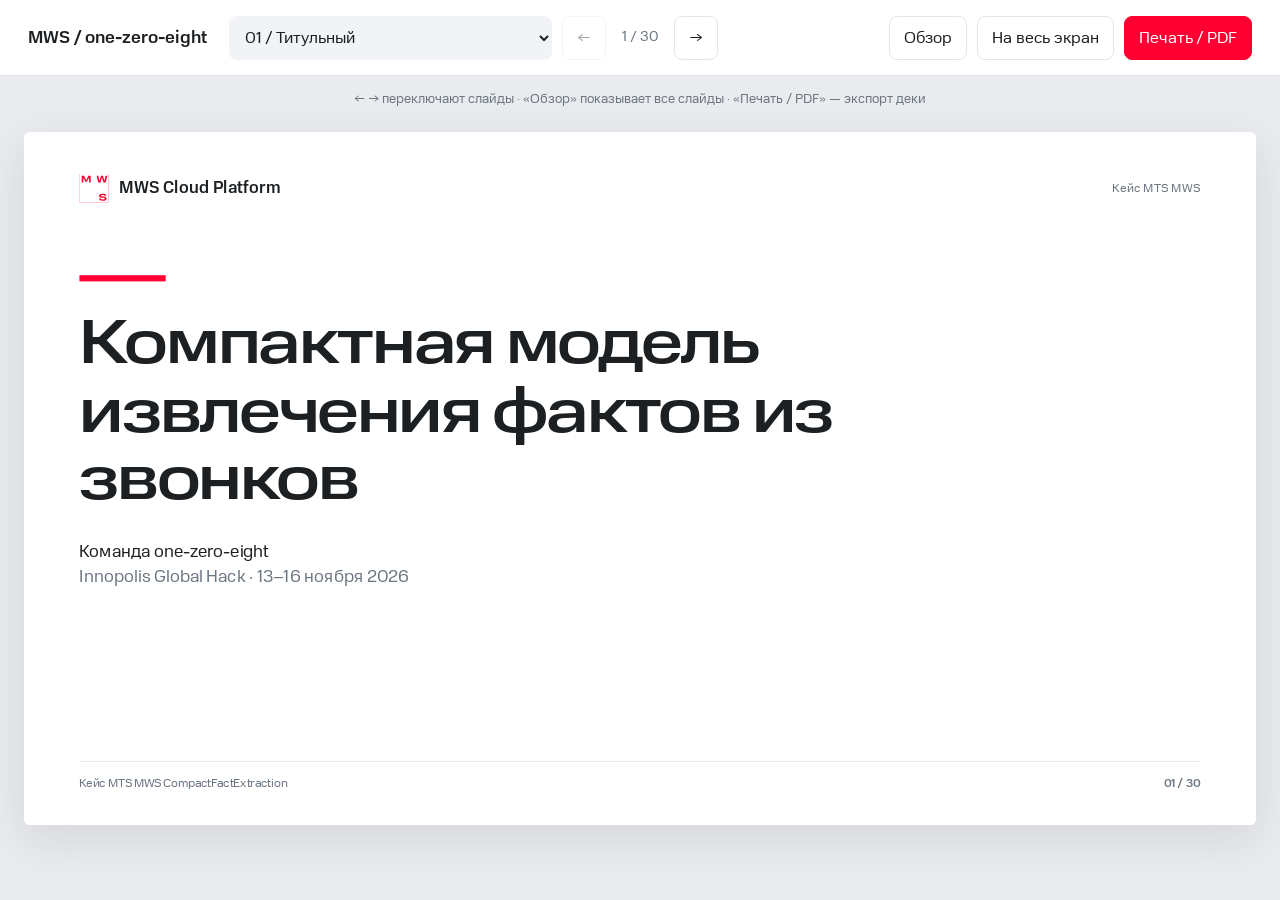
<file: index.html>
<!doctype html>
<html lang="ru">
<head><meta charset="utf-8"><meta name="viewport" content="width=device-width,initial-scale=1"><title>one-zero-eight · CompactFactExtraction</title><link rel="stylesheet" href="masters.css"><style>
.roadmap{grid-template-rows:1fr auto}
.final-metrics{grid-column:1/-1;border-top:1px solid var(--line);padding-top:14px}
.final-metrics table{width:100%;border-collapse:collapse;table-layout:fixed}
.final-metrics thead th{font:400 14px/18px var(--body);color:var(--muted);text-align:left;padding:0 14px 5px 0;border-bottom:1px solid var(--line)}
.final-metrics thead th:first-child{width:210px}
.final-metrics tbody th{font:500 14px/20px var(--body);color:var(--muted);text-transform:uppercase;letter-spacing:.07em;text-align:left;white-space:nowrap;padding:5px 14px 0 0;border:0}
.final-metrics td{text-align:left;padding:5px 14px 0 0;font:400 22px/28px var(--compact);color:var(--muted)}
.final-metrics tr.fm-final th{color:var(--ink)}
.final-metrics tr.fm-final td{font:500 26px/32px var(--compact);color:var(--ink)}
.final-metrics tr.fm-delta th,.final-metrics tr.fm-delta td{color:var(--red)}
.final-metrics tr.fm-delta td{font:500 20px/26px var(--compact)}
.final-metrics thead th:last-child,.final-metrics td:last-child{padding-right:0}
.figure-slide{padding-top:40px;padding-bottom:36px}
.figure-slide .figure-wrap{flex:1;min-height:0;display:flex;align-items:center;justify-content:center}
.figure-slide .figure-wrap img{display:block;max-width:100%;max-height:100%;width:auto;height:auto}
.day-takeaway .section-content{gap:28px}
.day-takeaway .section-title{font-size:120px}
.day-takeaway .section-sub{color:var(--ink);font:500 46px/58px var(--wide);letter-spacing:-.02em;max-width:1300px}
.day-takeaway .section-index{color:var(--red)}
.problem-slide .results-layout{grid-template-columns:600px 1fr}
.hero-statement__text{font:500 64px/1.08 var(--wide);letter-spacing:-.035em;color:var(--ink)}
.hero-statement__text span{color:var(--red);white-space:nowrap}
.gates-table{table-layout:fixed;font-size:22px;line-height:30px}
.gates-table th,.gates-table td{padding:16px 16px;vertical-align:top;white-space:normal}
.gates-table th{font-size:20px;line-height:28px;background:var(--soft)}
.gates-table th:nth-child(3),.gates-table td:nth-child(3){background:transparent}
.gates-table td:first-child{width:25%;font-weight:400}
.gates-table td{font-variant-numeric:tabular-nums}
.gates-table b{font-weight:700}
.gates-table small{display:block;color:var(--muted);font-size:17px;line-height:22px}
.gates-table .gate{white-space:nowrap;letter-spacing:.04em}
.gates-table .ok{color:#1b9388}.gates-table .no{color:var(--red)}
.gates-table tr.threshold td{background:var(--soft);color:var(--muted);vertical-align:middle}
.gates-table tr.threshold td:first-child{font-weight:500}
.scale-detail .section-content{gap:36px;justify-content:center}
.scale-detail .section-title{font-size:96px;line-height:1.06}
.scale-detail .scale-text{display:flex;flex-direction:column;gap:22px;max-width:1380px}
.scale-detail .scale-text p{font:400 34px/46px var(--body);color:var(--ink)}
.scale-detail .scale-text p.muted{color:var(--muted)}
.scale-detail .scale-text code{font:500 .92em var(--compact);background:var(--soft);border-radius:8px;padding:2px 10px}
.scale-detail .lang-layout{display:grid;grid-template-columns:600px minmax(0,1fr);gap:40px;align-items:center}
.scale-detail .lang-copy .section-title{font-size:58px;margin-bottom:26px;letter-spacing:-.03em}
.scale-detail .lang-copy .scale-text p{font-size:26px;line-height:37px}
.scale-detail .lang-graph{min-width:0}.scale-detail .lang-graph svg{width:100%;height:auto}
.scale-detail .batch-layout{gap:30px;justify-content:center}
.scale-detail .batch-layout .section-title{font-size:64px;letter-spacing:-.03em}
.scale-detail .batch-graph{min-width:0}.scale-detail .batch-graph svg{width:100%;height:auto;max-height:470px}
.scale-detail .batch-note{font:400 25px/36px var(--body);color:var(--muted);max-width:1380px}
.scale-detail .batch-note code{font:500 .92em var(--compact);background:var(--soft);border-radius:8px;padding:2px 10px;color:var(--ink)}
.train-slide .slide-title{font-size:46px}
.train-slide .train-lead{font:400 26px/36px var(--body);color:var(--muted);max-width:1380px}
.train-slide .train-cols{display:grid;grid-template-columns:1.25fr 1fr;gap:56px;flex:1;min-height:0;align-items:start}
.train-slide .train-col h3{font:500 30px/38px var(--compact);margin-bottom:6px}
.train-slide .train-col .adapter{font:500 22px/30px var(--compact);color:var(--red);margin-bottom:14px}
.train-slide .train-col ul{list-style:none;padding:0;margin:0;display:flex;flex-direction:column;gap:12px}
.train-slide .train-col li{font:400 22px/31px var(--body);color:var(--ink);padding-left:22px;position:relative}
.train-slide .train-col li::before{content:"";position:absolute;left:0;top:13px;width:8px;height:8px;border-radius:50%;background:var(--red)}
.train-slide .train-col li.muted{color:var(--muted)}
.train-slide .train-col code{font:500 .9em var(--compact);background:var(--soft);border-radius:6px;padding:1px 8px}
.train-slide .tau,.train-slide .train-result{display:flex;flex-wrap:wrap;gap:8px;margin-top:8px}
.train-slide .tau span,.train-slide .train-result span{font:500 19px/26px var(--compact);background:var(--soft);border-radius:8px;padding:4px 12px;color:var(--ink)}
.train-slide .tau span b,.train-slide .train-result span b{font-weight:500;margin-left:6px}
.train-slide .tau span b{color:var(--red)}
.train-slide .train-result span{color:var(--muted)}
.train-slide .train-result span b{color:var(--ink)}
.train-dense .train-col ul{gap:8px}.train-dense .train-col li{font-size:19px;line-height:26px}.train-dense .train-col li::before{top:10px}.train-dense .train-col .adapter{margin-bottom:8px;font-size:20px;line-height:26px}.train-dense .train-col h3{font-size:26px;line-height:32px}.train-dense .tau span{font-size:16px;line-height:22px;padding:2px 10px}
.train-dense .train-lead{font-size:22px;line-height:30px}.train-dense .train-cols{gap:48px}
.train-dense .rr-block{grid-column:1/-1;border-top:1px solid var(--line);padding-top:12px}.train-dense .rr-block h3{font:500 26px/32px var(--compact);margin-bottom:6px}.train-dense .rr-block h3 span{font:400 19px/26px var(--body);color:var(--muted);margin-left:10px}
.train-dense .rr-cols{display:grid;grid-template-columns:1fr 1fr;gap:48px}.train-dense .rr-cols ul{list-style:none;padding:0;margin:0;display:flex;flex-direction:column;gap:8px}.train-dense .rr-cols li{font:400 19px/26px var(--body);padding-left:22px;position:relative}.train-dense .rr-cols li::before{content:"";position:absolute;left:0;top:10px;width:8px;height:8px;border-radius:50%;background:var(--red)}
.finetune-slide .slide-title{font-size:56px}
.finetune-slide .ft-cols{display:grid;grid-template-columns:1fr 1fr;gap:64px;flex:1;min-height:0;align-items:start;padding-top:24px}
.finetune-slide .ft-col{border-top:4px solid var(--red);padding-top:28px;display:flex;flex-direction:column;gap:20px}
.finetune-slide .ft-col h3{font:500 36px/44px var(--compact)}
.finetune-slide .ft-col p{font:400 28px/40px var(--body);color:var(--ink)}
.finetune-slide .ft-col p.muted{color:var(--muted)}
.finetune-slide .ft-col code{font:500 .9em var(--compact);background:var(--soft);border-radius:8px;padding:2px 10px}
.section-slide--light{background:#fff;color:var(--ink)}
.section-slide--light .topline,.section-slide--light .master-label,.section-slide--light .slide-footer{color:var(--muted)}
.section-slide--light .brand{color:var(--ink)}
.section-slide--light .slide-footer{border-color:var(--line)}
.section-slide--light .brand img{border:0}
.section-slide--light .section-title{font-size:150px;letter-spacing:-.04em}

.ex-grid{display:grid;grid-template-columns:1fr 1fr;gap:22px;flex:1;min-height:0}
.ex-card{border:1px solid var(--line);border-radius:12px;padding:18px 24px;display:flex;flex-direction:column;gap:8px;font:400 19px/27px var(--body)}
.ex-card h3{font:500 24px/30px var(--compact)}.ex-card h3 span{color:var(--red);margin-right:10px}
.ex-card .q{color:var(--muted);font-style:italic}
.ex-card .cmp{display:grid;grid-template-columns:92px 1fr;gap:2px 14px}.ex-card .cmp b{font:500 17px/27px var(--compact);color:var(--muted);text-transform:uppercase}
.ex-card .bad{color:var(--red);font-weight:500}.ex-card .good{color:#1b9388;font-weight:500}
.ex-card .why{border-top:1px solid var(--line);padding-top:8px;color:var(--muted)}
pre.code{margin:0;background:var(--soft);border-radius:10px;padding:16px 22px;font:500 17px/25px var(--compact);white-space:pre-wrap;color:var(--ink)}
.two-col{display:grid;grid-template-columns:1.15fr 1fr;gap:40px;flex:1;min-height:0;align-items:start}
.note-small{font:400 18px/26px var(--body);color:var(--muted)}
.mini.tight th,.mini.tight td{padding:5px 10px;font-size:17px;line-height:23px;white-space:nowrap}.mini.tight.wrap th,.mini.tight.wrap td{white-space:normal;padding:7px 10px}.mini{width:100%;border-collapse:collapse;font:400 20px/28px var(--body);font-variant-numeric:tabular-nums}
.mini th,.mini td{text-align:left;padding:9px 12px;border-bottom:1px solid var(--line)}.mini th{background:var(--soft);font:500 18px/26px var(--compact)}
.mini td:first-child{font-weight:500}.mini b{font-weight:700}.mini small{color:var(--muted);font-size:16px}
.kpi-row{display:flex;gap:18px;flex-wrap:wrap}.kpi{background:var(--soft);border-radius:10px;padding:10px 18px;font:500 21px/28px var(--compact)}.kpi span{display:block;font:400 15px/20px var(--body);color:var(--muted)}
.slide h4{font:500 24px/32px var(--compact);margin:2px 0 6px}
.team-grid{display:grid;grid-template-columns:repeat(4,1fr);gap:40px;flex:1;align-items:center;padding-bottom:40px}
.team-card{display:flex;flex-direction:column;align-items:center;text-align:center;gap:14px}
.team-card img{width:236px;height:236px;border-radius:50%;object-fit:cover;border:3px solid var(--line)}
.team-card h3{font:500 34px/40px var(--compact);margin-top:8px}
.team-card a{font:500 26px/34px var(--compact);color:var(--red);text-decoration:none}
.finetune-slide .slide-title{font-size:56px}
.finetune-slide .ft-cols{display:grid;grid-template-columns:1fr 1fr;gap:64px;flex:1;min-height:0;align-items:start;padding-top:24px}
.finetune-slide .ft-col{border-top:4px solid var(--red);padding-top:28px;display:flex;flex-direction:column;gap:20px}
.finetune-slide .ft-col h3{font:500 36px/44px var(--compact)}
.finetune-slide .ft-col p{font:400 28px/40px var(--body);color:var(--ink)}
.finetune-slide .ft-col p.muted{color:var(--muted)}
.res-table{width:100%;border-collapse:collapse;font:400 24px/28px var(--body);font-variant-numeric:tabular-nums;margin-bottom:20px}
.finetune-slide .ft-wide{grid-column:1/-1}
.res-table th{background:var(--soft);color:var(--muted);font:400 18px/24px var(--body);padding:12px 20px;text-align:right;white-space:nowrap}
.res-table th:first-child,.res-table td:first-child{text-align:left}
.res-table td{padding:6px 20px;text-align:right;border-bottom:1px solid var(--line)}
.res-table td small{display:block;color:var(--muted);font-size:15px;line-height:20px}
.res-table tr.hl td{background:#fff0f3}
.adv-slide .slide-title{font-size:40px;max-width:none;white-space:nowrap}
.adv-slide .adv-tables{display:grid;grid-template-columns:1.25fr 1fr;gap:40px}
.adv-slide h4 small{font:400 17px/24px var(--body);color:var(--muted);margin-left:6px}
.adv-table{width:100%;border-collapse:collapse;font:400 22px/28px var(--body);font-variant-numeric:tabular-nums}
.adv-table th{color:var(--muted);font:400 16px/22px var(--body);padding:8px 12px;text-align:right;background:var(--soft)}
.adv-table td{padding:8px 12px;text-align:right;border-bottom:1px solid var(--line)}
.adv-table th:first-child,.adv-table td:first-child{text-align:left}
.adv-table td.dim{color:var(--muted)}.adv-table td.bad{color:var(--red)}.adv-table tr.hl td{background:#fff0f3}
.adv-notes{display:grid;grid-template-columns:repeat(3,1fr);gap:36px;margin-top:34px}
.adv-note{border-top:3px solid var(--red);padding-top:14px}.adv-note--grey{border-top-color:var(--muted)}
.adv-note h5{font:500 22px/30px var(--compact);margin:0 0 8px}.adv-note p{font:400 21px/30px var(--body);margin:0}
.qr-slide .qr-grid{display:grid;grid-template-columns:1fr 1fr;gap:80px;align-items:center;justify-items:center;flex:1}
.qr-card{display:flex;flex-direction:column;align-items:center;text-align:center;gap:10px;color:var(--ink);text-decoration:none}
.qr-card img{width:400px;height:400px;border:2px solid var(--line);border-radius:12px;padding:18px;background:#fff;margin-bottom:12px}
.qr-card h3{font:500 38px/46px var(--compact)}.qr-card p{font:400 24px/32px var(--body);color:var(--muted);margin:0}
.qr-card span{font:500 22px/30px var(--compact);color:var(--red)}
.video-slide .video-body{display:flex;align-items:center;justify-content:center;flex:1;min-height:0}
.video-slide video,.video-slide .video-print img{display:block;height:100%;max-height:580px;aspect-ratio:16/9;border-radius:12px;border:1px solid var(--line);background:#fff;object-fit:contain}
.video-print,.only-print{display:none}.video-slide a.video-print{position:relative;height:100%;max-height:580px}
.video-print .play{position:absolute;left:50%;top:50%;width:110px;height:110px;margin:-55px 0 0 -55px;border-radius:50%;background:#ff0032;color:#fff;font:400 48px/110px var(--compact);text-align:center;box-shadow:0 6px 24px #0004;padding-left:6px;box-sizing:border-box}
@media print{.video-slide video,.only-screen{display:none!important}.video-slide a.video-print{display:block!important}.only-print{display:inline!important}}
</style></head>
<body>
<nav class="toolbar" aria-label="Управление презентацией">
  <span class="toolbar__brand">MWS / one-zero-eight</span>
  <label class="sr-only" for="slide-select">Выбор слайда</label><select id="slide-select"></select>
  <button class="tool" id="prev" aria-label="Предыдущий слайд">←</button><span class="toolbar__count" id="counter" aria-live="polite"></span><button class="tool" id="next" aria-label="Следующий слайд">→</button>
  <span class="toolbar__spacer"></span>
  <label class="sr-only" for="series-count">Количество кривых</label><select id="series-count" title="Количество кривых на текущем слайде" hidden><option value="3">3 кривые</option><option value="4">4 кривые</option><option value="5" selected>5 кривых</option></select>
  <button class="tool" id="overview" aria-pressed="false">Обзор</button><button class="tool" id="fullscreen">На весь экран</button><button class="tool tool--primary" id="print">Печать / PDF</button>
</nav>
<p class="hint">← → переключают слайды · «Обзор» показывает все слайды · «Печать / PDF» — экспорт деки</p>
<noscript><p class="noscript">Для навигации включите JavaScript. Текст слайдов доступен ниже.</p><style>.slide-shell[hidden]{display:block}.slide-shell{overflow:auto}.slide{transform:none}</style></noscript>
<main class="deck">

<!-- 01 · COVER -->
<div class="slide-shell" data-name="Титульный"><section class="slide cover" data-master="cover">
  <header class="topline"><div class="brand"><img src="mws-mark.svg" alt="MWS">MWS Cloud Platform</div><span class="master-label">Кейс MTS MWS</span></header>
  <div class="cover__content"><div class="cover__rule"></div><h1 class="cover__title">Компактная модель<br>извлечения фактов из звонков</h1>
      <p class="cover__meta">Команда one-zero-eight<br><span>Innopolis Global Hack · 13–16 ноября 2026</span></p></div>
  <footer class="slide-footer"><span class="slide-footer__source">Кейс MTS MWS CompactFactExtraction</span><span class="page-number"></span></footer>
</section></div>

<!-- КОМАНДА -->
<div class="slide-shell" data-name="Команда" hidden><section class="slide" data-master="spec">
  <header class="topline"><p class="eyebrow">Команда</p><span class="master-label">one-zero-eight</span></header>
  <h2 class="slide-title">Команда one-zero-eight</h2>
  <p class="subtitle">Innopolis Global Hack · 13–16 ноября 2026 · кейс MTS MWS CompactFactExtraction</p>
  <div class="slide-body team-grid">
    <div class="team-card"><img src="assets/team/dima.png" alt="Дмитрий"><h3>Дмитрий</h3><a href="https://t.me/Festotell">@Festotell</a></div>
    <div class="team-card"><img src="assets/team/nikita.png" alt="Никита"><h3>Никита</h3><a href="https://t.me/keamka">@keamka</a></div>
    <div class="team-card"><img src="assets/team/nastya.png" alt="Настя"><h3>Настя</h3><a href="https://t.me/n_a_s_t_y_a_00">@n_a_s_t_y_a_00</a></div>
    <div class="team-card"><img src="assets/team/max.png" alt="Максим"><h3>Максим</h3><a href="https://t.me/Just_a_VETTI">@Just_a_VETTI</a></div>
  </div>
  <footer class="slide-footer"><span class="slide-footer__source">Код и отчёт: <a href="https://github.com/mainStorne/mts-hack" style="color:inherit">github.com/mainStorne/mts-hack</a> · Команда one-zero-eight · MTS MWS · Innopolis Global Hack</span><span class="page-number"></span></footer>
</section></div>

<!-- 02 · ПРОБЛЕМА -->
<div class="slide-shell" data-name="Проблема" hidden><section class="slide problem-slide" data-master="findings">
  <header class="topline"><p class="eyebrow">Зачем это нужно</p><span class="master-label">01 / Проблема</span></header>

  <div class="slide-body results-layout"><div class="hero-statement"><p class="hero-statement__text">Компактная модель сокращает расходы <span>в 9–90 раз</span></p></div><ol class="findings"><li><span class="finding-number">01</span><div><h3 class="finding-title">Писать заявку вручную дорого</h3><p class="finding-text">После разговора с клиентом оператор сам составляет заявку — процесс удлиняется на каждом обращении.</p></div></li><li><span class="finding-number">02</span><div><h3 class="finding-title">Больше звонков - дороже обработка</h3><p class="finding-text">Колоссальные затраты человеко-часов</p></div></li><li><span class="finding-number">03</span><div><h3 class="finding-title">LLM справляется — но дорого</h3><p class="finding-text">Приемлемое качество за неоправданную цену</p></div></li></ol></div>
  <footer class="slide-footer"><span class="slide-footer__source">Оценка = цена звонка у LLM-провайдера ÷ цена нашего звонка. GLM-5.3: 744 млрд параметров (753 с MTP-слоем), ≈40 млрд активных на токен (карточка модели Amazon Bedrock); наша модель — 1,29 млрд: в 576 раз меньше по всем параметрам, в 31 раз — по активным. Измерено: наш звонок — 2,7 GPU-секунды на V100, около 235 выходных токенов. Диапазон 9–90× — оценка команды по тарифам контакт-центров и прайсам LLM-провайдеров, не измерение.</span><span class="page-number"></span></footer>
</section></div>

<!-- 04 · ДЕНЬ 1 -->
<div class="slide-shell" data-name="День 1" hidden><section class="slide" data-master="bar-chart">
  <header class="topline"><p class="eyebrow">День 1 · первый эксперимент</p><span class="master-label">03 / День 1</span></header>
  <h2 class="slide-title">День 1: первые эксперименты с GLiNER</h2><div class="legend-inline"><span><i class="legend-dot" style="--c:#bbc1c7"></i>Бейзлайн glm-5.3</span><span><i class="legend-dot" style="--c:#ff0032"></i>GLiNER + LoRA</span></div>
  <div class="slide-body"><figure class="plot chart-large" data-chart="bars" data-set="barsDay1" aria-label="Метрики дня 1: бейзлайн и GLiNER с LoRA"></figure><p class="bottom-note">Вывод дня 1: временные интервалы требуют отдельной обработки.</p></div>
  <footer class="slide-footer"><span class="slide-footer__source">Оценщик v1 · тестовая выборка · замеры команды</span><span class="page-number"></span></footer>
</section></div>

<!-- ВЫВОД ДНЯ 1 -->
<div class="slide-shell" data-name="Вывод дня 1" hidden><section class="slide section-slide section-slide--light day-takeaway" data-master="section">
  <header class="topline"><div class="brand"><img src="mws-mark.svg" alt="MWS">MWS Cloud Platform</div><span class="master-label">Вывод дня 1</span></header>
  <div class="section-content"><p class="section-index">День 1</p><h2 class="section-title">Вывод дня 1</h2><p class="section-sub">Временные интервалы требуют отдельной обработки.</p></div>
</section></div>

<!-- ВЫВОД ДНЯ 1 -->
<div class="slide-shell" data-name="День 2" hidden><section class="slide" data-master="bar-chart">
  <header class="topline"><p class="eyebrow">День 2 · новые условия</p><span class="master-label">04 / День 2</span></header>
  <h2 class="slide-title">День 2: планка выросла — сменили подход</h2><div class="legend-inline"><span><i class="legend-dot" style="--c:#bbc1c7"></i>Бейзлайн glm-5.3 (v2.1)</span><span><i class="legend-dot" style="--c:#ff0032"></i>Gemma3 + LoRA</span></div>
  <div class="slide-body"><figure class="plot chart-large" data-chart="bars" data-set="barsDay2" aria-label="Метрики дня 2: бейзлайн и Gemma с LoRA"></figure><p class="bottom-note">Вывод дня 2: две модели можно объединить в ансамбль.</p></div>
  <footer class="slide-footer"><span class="slide-footer__source">val, 383 звонка · оценщик v2.1</span><span class="page-number"></span></footer>
</section></div>

<!-- ВЫВОД ДНЯ 2 -->
<div class="slide-shell" data-name="Вывод дня 2" hidden><section class="slide section-slide section-slide--light day-takeaway" data-master="section">
  <header class="topline"><div class="brand"><img src="mws-mark.svg" alt="MWS">MWS Cloud Platform</div><span class="master-label">Вывод дня 2</span></header>
  <div class="section-content"><p class="section-index">День 2</p><h2 class="section-title">Вывод дня 2</h2><p class="section-sub">Две модели можно объединить в ансамбль</p></div>
</section></div>

<!-- ВЫВОД ДНЯ 2 -->
<div class="slide-shell" data-name="День 3" hidden><section class="slide" data-master="roadmap">
  <header class="topline"><p class="eyebrow">День 3 · ансамбль</p><span class="master-label">05 / День 3</span></header>
  <h2 class="slide-title">День 3</h2>
  <div class="slide-body roadmap"><article class="roadmap-step"><p class="roadmap-step__time">ШАГ 01</p><h3>Наивная склейка</h3><p class="roadmap-step__outcome">Precision 0,52 — можно лучше</p></article><article class="roadmap-step"><p class="roadmap-step__time">ШАГ 02</p><h3>Отбирать только по уверенности Gemma</h3><p class="roadmap-step__outcome">Лучше, но недостаточно</p></article><article class="roadmap-step"><p class="roadmap-step__time">ШАГ 03</p><h3>Логрегрессия</h3><p class="roadmap-step__outcome">Precision 0,73</p></article><article class="roadmap-step"><p class="roadmap-step__time">ШАГ 04</p><h3>ASR-denoise</h3><p class="roadmap-step__outcome">Метрики упали — не берём</p></article>
  <div class="final-metrics">
  <table>
    <thead><tr><th></th><th>precision</th><th>recall</th><th>F1</th><th>temporal</th><th>state</th><th>grounding</th></tr></thead>
    <tbody>
      <tr class="fm-base"><th scope="row">Baseline glm-5.3</th><td>0,335</td><td>0,381</td><td>0,356</td><td>0,471</td><td>0,535</td><td>0,784</td></tr>
      <tr class="fm-final"><th scope="row">Финал (OOF)</th><td>0,758</td><td>0,557</td><td>0,642</td><td>0,492</td><td>0,571</td><td>0,798</td></tr>
      <tr class="fm-delta"><th scope="row">Δ к baseline</th><td>+126,4%</td><td>+46,3%</td><td>+80,2%</td><td>+4,6%</td><td>+6,9%</td><td>+1,9%</td></tr>
    </tbody>
  </table>
</div></div>
  <footer class="slide-footer"><span class="slide-footer__source">val, 383 звонка · оценщик v2.1 · OOF: реранкер обучен по фолдам (на самом val, без фолдов, F1 0,646 — оптимистичнее). Те же цифры на слайдах «Гейты» и «Итог»</span><span class="page-number"></span></footer>
</section></div>

<!-- 07 · АРХИТЕКТУРА -->
<div class="slide-shell" data-name="Архитектура" hidden><section class="slide" data-master="architecture">
  <header class="topline"><p class="eyebrow">Устройство решения</p><span class="master-label">06 / Архитектура</span></header>
  <h2 class="slide-title">Архитектура: две модели и один отбор</h2><p class="subtitle">GLiNER и Gemma работают параллельно; логистическая регрессия решает, чьи факты попадают в ответ</p>
  <div class="slide-body"><figure class="diagram-wrap" data-chart="architecture" aria-label="Схема финального решения: ASR-транскрипт, параллельные ветки GLiNER и Gemma, логистическая регрессия, компактные факты"></figure><div class="legend-inline"><span><i class="legend-dot" style="--c:#ff0032"></i>Основной поток фактов</span><span><i class="legend-dot" style="--c:#969fa8"></i>Входные данные</span><span>Даты — детерминированный резолвер правил</span></div></div>
  <footer class="slide-footer"><span class="slide-footer__source">Дубли остаются за GLiNER (у Gemma нет спанов) · схема финального решения</span><span class="page-number"></span></footer>
</section></div>

<div class="slide-shell" data-name="Ресурсы × качество" hidden><section class="slide figure-slide" data-master="single-chart">
  <header class="topline"><p class="eyebrow">Ресурсы × качество</p><span class="master-label">Параметры и F1</span></header>
  <div class="figure-wrap"><img src="resources-quality.svg" alt="Ресурсы × качество: F1 на val против числа параметров. Ансамбль ens-v3 — 1,291 млрд параметров, F1 64,18%; Gemma 3 1B targeted — 1,013 млрд, 57,63%; GLiNER Struct-LoRA v21 — 0,291 млрд, 55,59%; baseline GLM-5.3 — 744 млрд, 35,62%"></div>
</section></div>


<!-- ТАБЛИЦА ГЕЙТОВ -->
<div class="slide-shell" data-name="Гейты кейса" hidden><section class="slide" data-master="comparison">
  <header class="topline"><p class="eyebrow">Результаты</p><span class="master-label">Гейты кейса</span></header>
  <h2 class="slide-title">Результаты: метрики и гейты кейса</h2>
  <div class="slide-body" style="justify-content:center">
    <table class="comparison gates-table">
      <thead><tr><th>модель</th><th>P</th><th>R</th><th>F1</th><th>temporal</th><th>state</th><th>grounding</th><th>схема</th><th>гейты</th></tr></thead>
      <tbody>

        <tr><td>GLiNER</td><td><b>0,6414</b></td><td>0,4905</td><td>0,5559</td><td>0,3937</td><td>0,5185</td><td>0,7602<small>(span 0,973)</small></td><td><b>100%</b></td><td class="gate"><span class="no">✕</span><span class="ok">✓</span><span class="no">✕</span></td></tr>
        <tr><td>Gemma3-1b</td><td>0,5710</td><td>0,5816</td><td>0,5763</td><td><b>0,4477</b></td><td><b>0,5441</b></td><td>0,7866</td><td><b>100%</b></td><td class="gate"><span class="no">✕</span><span class="ok">✓</span><span class="ok">✓</span></td></tr>
        <tr><td>Ансамбль</td><td><b>0,7579</b></td><td><b>0,5566</b></td><td><b>0,6418</b></td><td><b>0,4923</b></td><td><b>0,5714</b></td><td>0,7984<small>(span 0,9761)</small></td><td><b>100%</b></td><td class="gate"><span class="ok">✓</span><span class="ok">✓</span><span class="ok">✓</span></td></tr>
        <tr class="threshold"><td>(base line) glm-5.3</td><td>0,3348</td><td>0,3805</td><td>0,3562</td><td><b>0,4706</b></td><td>0,5345</td><td>0,7835</td><td>—</td><td class="gate"><span class="ok">✓</span><span class="ok">✓</span><span class="ok">✓</span></td></tr>
        <tr class="threshold"><td>порог гейта</td><td>0,3148</td><td>0,3605</td><td>0,3361</td><td>0,4506</td><td>0,5145</td><td>0,7635</td><td>—</td><td class="gate">—</td></tr>
      </tbody>
    </table>
    <p class="schema-note" style="margin-top:18px;font-size:1.15em;opacity:.9">Корректность схемы — 100%: 383 из 383 звонков val без нарушений (ключи, типы, даты с valid_to ≥ valid_from, спикер реплики, границы span). У Gemma все 383 сырых ответа — валидный JSON-массив. На шумных срезах p20 / p40 / p60 — 0 нарушений (по 40 звонков на срез).</p>
  </div>
</section></div>
<!-- КАК ОБУЧАЛИ -->
<div class="slide-shell" data-name="Как обучали" hidden><section class="slide train-slide train-dense" data-master="spec">
  <header class="topline"><p class="eyebrow">Обучение</p><span class="master-label">Как обучали</span></header>
  <h2 class="slide-title">Как обучали</h2>
  <p class="train-lead">Ансамбль состоит из двух предобученных моделей, реранкера и жадной настройки порогов.</p>
  <div class="slide-body train-cols">
    <div class="train-col">
      <h3>GLiNER</h3>
      <p class="adapter">LoRA-адаптер runs/struct-lora-v21</p>
      <ul>
        <li><b>База:</b> gliner2.5-multi-v1 + LoRA r16 / α32; 3,4 млн параметров.</li>
        <li><b>Данные:</b> train.jsonl → 18 714 пар, негативы 1:1.</li>
        <li><b>Обучение:</b> 3 эпохи (3 506 шагов), батч 8×2, cosine; lr энкодера 1e-4, головы 5e-4; fp16; лучший чекпоинт по eval_loss.</li>
        <li><b>Пороги:</b> адаптер даёт сырые спаны с уверенностью. Подбираем на dev, не на val: сетка, затем покоординатно <code>tau</code> по атрибуту (0.3…0.9):
          <div class="tau"><span>service_state<b>0.9</b></span><span>tariff<b>0.5</b></span><span>ticket_status<b>0.5</b></span><span>action<b>0.7</b></span><span>agreement<b>0.8</b></span></div>
        </li>
        <li class="muted">≈1 ч 10 мин на V100. Только предоставленный train.jsonl.</li>
      </ul>
    </div>
    <div class="train-col">
      <h3>Gemma</h3>
      <p class="adapter">LoRA-адаптер gemma-v21-targeted-gen</p>
      <ul>
        <li><b>База:</b> gemma-3-1b-it + LoRA r16 / α32; обучается 13 млн из 1,01 млрд параметров.</li>
        <li><b>Данные:</b> train + целевая синтетика + 1&nbsp;311 LLM-звонков → 5&nbsp;402 примера (компактный JSON).</li>
        <li><b>Loss только на ответе:</b> промпт маскируется (≤&nbsp;3&nbsp;072 токенов).</li>
        <li><b>Обучение:</b> 3 эпохи (1 011 шагов), lr 2e-4, батч 4×4 = 16, warmup 5%, fp16 + sdpa; train loss 0,21.</li>
        <li class="muted">≈2 ч 15 мин на V100 (8 058 с), пик VRAM 5,6 ГБ. Обучалась и на сгенерированных данных.</li>
      </ul>
    </div>
    <div class="rr-block">
      <h3>Реранкер <span>логистическая регрессия на 54 признаках</span></h3>
      <div class="rr-cols">
        <ul>
          <li><b>Что делает:</b> оценивает вероятность, что факт, найденный только одной моделью, верен. Факты, найденные обеими, берём всегда; «одиночки» проходят при оценке ≥ порога θ (0,25…0,5, подбирается).</li>
          <li><b>Признаки:</b> атрибут и модель-источник, уверенность GLiNER и Gemma, значение из каталога, совпадение с фактами другой модели, доля слов значения в реплике, позиция реплики, спикер.</li>
        </ul>
        <ul>
          <li><b>Метка:</b> «одиночка» совпал с gold (match_facts). Обучен на val, 383 звонка, поэтому метрики считаем только OOF.</li>
          <li><b>Схема:</b> 5 фолдов по клиентам. Веса и θ подбираем на 4 фолдах, проверяем на пятом; итоговые веса — на всём val.</li>
          <li><b>Обучение:</b> свой градиентный спуск, 1 500 шагов, L2 1e-3; ≈25 мин на CPU вместе с подбором порога и правил дат.</li>
        </ul>
      </div>
    </div>
  </div>
</section></div>

<!-- 08 · РЕСУРСЫ × КАЧЕСТВО -->
<!-- ВОСПРОИЗВОДИМОСТЬ -->
<div class="slide-shell" data-name="Воспроизводимость" hidden><section class="slide train-slide" data-master="spec">
  <header class="topline"><p class="eyebrow">Обучение</p><span class="master-label">Воспроизводимость</span></header>
  <h2 class="slide-title">Воспроизводимость: сиды, команды, версии</h2>
  <p class="train-lead">Все входы зафиксированы хешами; цепочка перепроверена на чистой копии репозитория и на другой машине.</p>
  <div class="slide-body two-col">
    <div>
      <pre class="code"># GLiNER: seed 42, 3 эпохи, батч 8×2, LoRA r16 / α32
python cfe/struct_train.py --epochs 3 --batch-size 8 --accum 2 --seed 42 --data struct

# Gemma: seed 42, 3 эпохи, lr 2e-4, батч 4×4, LoRA r16 / α32
python train.py --model gemma-3-1b-it --seed 42 \
  --train-file data/targeted_gen_v21_ctx3k/sft_train.jsonl

# реранкер и проверка входов
python cfe/ensemble.py cv
./repro.sh verify        # sha256 всех входов</pre>
      <p class="note-small" style="margin-top:14px">Версии: torch 2.14.1+cu126 · transformers 5.23.0 · peft 0.21.3 · gliner2 2.1.0 · uv.lock. Базы: gliner2.5-multi-v1 @ 7b00527, gemma-3-1b-it (sha256 3d4ef8d7…).</p>
    </div>
    <div class="train-col">
      <ul>
        <li><b>Порядок сборки данных Gemma:</b> filter_gen → prepare_gemma (real_only, real_plus_targeted) → prepare_dataset (+1 311 LLM-звонков) → 5 402 примера; sha256 <code>sft_train</code> 46316203…</li>
        <li><b>Данные GLiNER:</b> train.jsonl → 18 714 пар, негативы 1:1 (сиды 0 и 1); набор заморожен.</li>
        <li><b>Проверено:</b> пересборка наборов Gemma на другой машине совпала побайтово.</li>
        <li><b>Повторяемость (малый пример, V100, seed 42):</b> веса GLiNER идентичны побитово; у Gemma расхождение 1,2·10⁻³ (fp16-ядра GPU). Критерий для полного обучения — метрики val в пределах ±0,01.</li>
      </ul>
    </div>
  </div>
  <footer class="slide-footer"><span class="slide-footer__source">repro.sh · ml/repro/README.md · веса и пороги: ml/weights</span><span class="page-number"></span></footer>
</section></div>

<!-- МАСШТАБИРОВАНИЕ -->
<div class="slide-shell" data-name="Замеры ресурсов" hidden><section class="slide" data-master="comparison">
  <header class="topline"><p class="eyebrow">Единая методика замеров</p><span class="master-label">Задержка и память</span></header>
  <h2 class="slide-title">Замеры: латентность и память на V100 и CPU</h2>
  <div class="slide-body"><table class="mini tight wrap">
<thead><tr><th>конфигурация</th><th>выборка</th><th>с / звонок</th><th>GPU-с / звонок</th><th>память</th></tr></thead>
<tbody>
<tr><td>GLiNER · V100 · батч 16</td><td>val, 383</td><td>1,1</td><td>1,0</td><td>VRAM 6,7 ГБ · RSS 3,2 ГБ</td></tr>
<tr><td>Gemma · V100 · HF · батч 16</td><td>val, 383</td><td>2,07</td><td>2,07 <small>(230 токенов)</small></td><td>VRAM 6,3 ГБ · RSS 3,0 ГБ</td></tr>
<tr><td>Ансамбль · V100 · HF · батч 16</td><td>val, 383</td><td>2,90</td><td>2,65 <small>(GLiNER 0,97 + Gemma 1,68)</small></td><td>VRAM 8,8 ГБ · RSS 3,7 ГБ</td></tr>
<tr><td>Ансамбль · V100 · HF · батч 1</td><td>5 звонков</td><td>14,9 <small>(p50 14,1 · p95 17,9)</small></td><td>14,6 <small>(1,6 + 13,0)</small></td><td>VRAM 5,4 ГБ · RSS 3,6 ГБ</td></tr>
<tr><td><b>Ансамбль · V100 · vLLM · батч 1</b> <small>(образ cfe-gpu:1.0-v100)</small></td><td>5 звонков</td><td><b>2,66</b> <small>(p50 2,34 · p95 4,11)</small></td><td><b>2,30</b> <small>(0,86 + 1,43)</small></td><td>VRAM 3,3 ГБ + vLLM, всего 16,6 ГБ · RSS 3,2 ГБ</td></tr>
<tr><td>Ансамбль · CPU 16 ядер</td><td>5 звонков</td><td>36,8 <small>(p50 29,8 · p95 66,6)</small></td><td>—</td><td>RSS 8,85 ГБ</td></tr>
<tr><td>Ансамбль · CPU 8 ядер</td><td>40 звонков</td><td>102 <small>(p50 89 · p95 244)</small></td><td>—</td><td>RSS 9,2 ГБ</td></tr>
</tbody></table>
<div class="kpi-row">
<div class="kpi">235<span>токенов генерирует Gemma на звонок — она задаёт время</span></div>
<div class="kpi">5,6×<span>vLLM быстрее HF при батче 1 (одни и те же 5 звонков)</span></div>
<div class="kpi">0<span>нарушений схемы во всех прогонах</span></div>
</div>
<p class="note-small" style="font-size:16px;line-height:22px">Выборка vLLM мала (5 звонков): это замер задержки; HF-замер на полном val. 16,6 ГБ у vLLM — в основном резерв 35% GPU под KV-кэш. Сервер общий, секунды завышены.</p></div>
  <footer class="slide-footer"><span class="slide-footer__source">1× Tesla V100 32 ГБ, Xeon E5-2698 v4 · cfe/bench.py: прогрев исключён, загрузка моделей не входит; GPU-секунды = время между synchronize() вокруг GLiNER и генерации Gemma</span><span class="page-number"></span></footer>
</section></div>
<div class="slide-shell" data-name="Устойчивость к шуму" hidden><section class="slide" data-master="comparison">
  <header class="topline"><p class="eyebrow">Устойчивость</p><span class="master-label">Зашумлённость</span></header>
  <h2 class="slide-title">Устойчивость к ASR-шуму</h2>
  <div class="slide-body"><div class="two-col" style="grid-template-columns:1fr 1fr;gap:36px">
<div>
<h4>Качество (40 звонков)</h4>
<table class="mini"><thead><tr><th>срез</th><th>P</th><th>R</th><th>F1</th><th>temporal</th><th>state</th><th>grounding_turn</th></tr></thead><tbody>
<tr><td>val</td><td>0,745</td><td>0,580</td><td><b>0,652</b></td><td>0,500</td><td>0,642</td><td>0,792</td></tr>
<tr><td>p20</td><td>0,757</td><td>0,527</td><td><b>0,621</b></td><td>0,478</td><td>0,508</td><td>0,762</td></tr>
<tr><td>p40</td><td>0,746</td><td>0,469</td><td><b>0,576</b></td><td>0,509</td><td>0,508</td><td>0,691</td></tr>
<tr><td>p60</td><td>0,771</td><td>0,406</td><td><b>0,532</b></td><td>0,633</td><td>0,508</td><td>0,702</td></tr>
</tbody></table>
<p class="note-small" style="margin-top:8px;font-size:16px;line-height:22px"><b>val</b> — без добавленного шума (в нём уже ASR-шум организаторов); <b>p20 / p40 / p60</b> — тот же val + шум 0,20 / 0,40 / 0,60. Собственная симуляция (cfe/asr_noise.py), не скрытый adversarial-тест. Первые 40 звонков: F1 val 0,652, а не 0,642 (OOF, все 383).</p>
</div>
<div>
<h4>Recall по типам фактов</h4>
<table class="mini"><thead><tr><th>тип факта</th><th>val</th><th>p20</th><th>p40</th><th>p60</th></tr></thead><tbody>
<tr><td>ticket_status</td><td>1,00</td><td>0,98</td><td>0,94</td><td>0,88</td></tr>
<tr><td>tariff</td><td>0,82</td><td>0,76</td><td>0,53</td><td>0,47</td></tr>
<tr><td>service_state</td><td>0,51</td><td>0,40</td><td>0,33</td><td>0,29</td></tr>
<tr><td>action</td><td>0,37</td><td>0,26</td><td>0,21</td><td>0,24</td></tr>
<tr><td>agreement</td><td>0,33</td><td>0,33</td><td>0,32</td><td>0,19</td></tr>
</tbody></table>
</div></div>
<div style="display:grid;grid-template-columns:repeat(3,1fr);gap:22px;margin-top:6px">
<div class="ex-card"><h3>Точность не страдает</h3><p>Precision 0,75–0,77 на всех срезах: модель реже угадывает, но реже ошибается. Теряется полнота: 0,580 → 0,406. F1 к val: −0,031 (p20), −0,077 (p40), −0,121 (p60).</p></div>
<div class="ex-card"><h3>Что страдает больше всего</h3><p>service_state и tariff: значение приходится распознавать по испорченным словам. Меньше всех — ticket_status (шаблонные формулировки).</p></div>
<div class="ex-card"><h3>temporal и state — мало данных</h3><p>На зашумлённых срезах датируемых фактов мало, различия не значимы; фактов состояния всего 67. Эти числа не читаем как тренд.</p></div>
</div></div>
  <footer class="slide-footer"><span class="slide-footer__source">Собственная симуляция шума, не скрытый adversarial-тест · ансамбль ens-v3 на CPU, первые 40 звонков val; grounding_span на шумных срезах не считается — шум не пересчитывает gold-спаны</span><span class="page-number"></span></footer>
</section></div>
<div class="slide-shell" data-name="Ошибки по типам" hidden><section class="slide" data-master="comparison">
  <header class="topline"><p class="eyebrow">Анализ ошибок</p><span class="master-label">Типы фактов и даты</span></header>
  <h2 class="slide-title">Разбор ошибок: типы фактов и даты</h2>
  <div class="slide-body"><div class="two-col" style="grid-template-columns:1.35fr 1fr;gap:36px">
<div>
<h4>Ошибки по типам фактов (ансамбль, val 383 звонка, 1 845 фактов)</h4>
<table class="mini"><thead><tr><th>тип</th><th>gold</th><th>пропуски</th><th>лишние</th><th>P</th><th>R</th><th>верные даты</th><th>верная реплика</th></tr></thead><tbody>
<tr><td>ticket_status</td><td>400</td><td>3</td><td>33</td><td>0,92</td><td><b>0,99</b></td><td>0,50</td><td>0,90</td></tr>
<tr><td>tariff</td><td>146</td><td>28</td><td>76</td><td>0,61</td><td>0,81</td><td>0,25</td><td>0,77</td></tr>
<tr><td>service_state</td><td>453</td><td><b>253</b></td><td>55</td><td>0,78</td><td>0,44</td><td>0,33</td><td>0,85</td></tr>
<tr><td>action</td><td>368</td><td>214</td><td>61</td><td>0,72</td><td>0,42</td><td>—</td><td>0,96</td></tr>
<tr><td>agreement</td><td>478</td><td><b>301</b></td><td>103</td><td>0,63</td><td>0,37</td><td>0,87</td><td><b>0,41</b></td></tr>
</tbody></table>
<p class="note-small" style="margin-top:10px">Полярность −1 (21 факт): recall 0,43. Пропуски service_state: в звонке нет такого факта — 106, найден в другой реплике — 92, не то значение — 55.</p>
</div>
<div>
<h4>Ошибки дат (temporal): 652 факта с восстановимой датой</h4>
<table class="mini"><thead><tr><th>тип</th><th>верно</th><th>±1 день</th><th>±2–7</th><th>&gt;7 дней</th><th>valid_to</th></tr></thead><tbody>
<tr><td>всего</td><td><b>50%</b></td><td>9%</td><td>18%</td><td>18%</td><td>5%</td></tr>
<tr><td>service_state</td><td>33%</td><td>7%</td><td>14%</td><td><b>45%</b></td><td>2%</td></tr>
<tr><td>tariff</td><td>25%</td><td>7%</td><td>10%</td><td><b>53%</b></td><td>5%</td></tr>
<tr><td>ticket_status</td><td>50%</td><td>13%</td><td>25%</td><td>4%</td><td>8%</td></tr>
<tr><td>agreement</td><td>87%</td><td>1%</td><td>12%</td><td>0%</td><td>0%</td></tr>
</tbody></table>
<p class="note-small" style="margin-top:10px">«valid_to» — начало верно, конец неверен. Состояния и тарифы датируются по расплывчатым словам («в прошлом месяце»), статусы заявок — по цепочке, ошибка там обычно в днях.</p>
</div></div>
<p class="bottom-note" style="font-size:22px;line-height:32px">Главные резервы: привязка agreement к нужной реплике, полнота action и service_state, даты у service_state и tariff.</p></div>
  <footer class="slide-footer"><span class="slide-footer__source">Пары предсказание–gold — match_facts из case_metrics.py v2.1; общие числа расходятся с официальными метриками не более чем на 0,5 п.п.</span><span class="page-number"></span></footer>
</section></div>
<div class="slide-shell" data-name="Примеры ошибок" hidden><section class="slide" data-master="comparison">
  <header class="topline"><p class="eyebrow">Анализ ошибок</p><span class="master-label">Примеры</span></header>
  <h2 class="slide-title">Четыре типичные ошибки на val</h2>
  <div class="slide-body"><div class="ex-grid">
<div class="ex-card"><h3><span>01</span>Ошибка даты (на один день)</h3>
<p class="q">Клиент (звонок в понедельник 18.05): «я вот с четверга обновлиние приложения сделала»</p>
<div class="cmp"><b>эталон</b><span>action «обновление приложения», с 14.05 (четверг)</span><b>модель</b><span class="bad">тот же факт, с 15.05 (пятница)</span></div>
<p class="why">Факт и реплика найдены, день недели разрешён со сдвигом. Таких ±1 день — 9% ошибок дат.</p></div>
<div class="ex-card"><h3><span>02</span>Пропущено отрицание</h3>
<p class="q">Клиент: «Я им между прочим больше не пользуюсь, месяц назад уже перестала»</p>
<div class="cmp"><b>эталон</b><span>service_state «больше не используется», polarity −1</span><b>модель</b><span class="bad">факта нет</span></div>
<p class="why">Recall по polarity −1 — 0,43 (21 факт): у GLiNER 0,67, у Gemma 0,33. В этом звонке факт нашёл GLiNER, реранкер его отсёк.</p></div>
<div class="ex-card"><h3><span>03</span>Договорённость в «не той» реплике</h3>
<p class="q">Оператор (реплика 19): «Итого договорённость: блокировка списаний до разбора и запрос на перерасчёт… Подтверждаете?» Клиент: «Да, подходит».</p>
<div class="cmp"><b>эталон</b><span>agreement «защита от новых списаний в течение суток», реплика 17, 19.08</span><b>модель</b><span class="bad">«блокировка списаний до разбора», реплика 21, 20.08</span></div>
<p class="why">Смысл найден, источник и дата другие: один лишний и один пропущенный факт. Верная реплика у agreement — 0,41.</p></div>
<div class="ex-card"><h3><span>04</span>Прежний тариф как отдельный факт</h3>
<p class="q">Клиент: «Да, "Квант". Я в прошлом месяце сменила, потому что до этого сидела на "Простом"»</p>
<div class="cmp"><b>эталон</b><span>один факт: tariff «Квант», с 02.03, не закрыт</span><b>модель</b><span class="bad">«Квант» закрыт 09.04 и лишний «Простой» (01.03–14.03)</span></div>
<p class="why">Значение нормализовано верно, ошибка — в логике цепочки: история тарифов вместо текущего.</p></div>
</div></div>
  <footer class="slide-footer"><span class="slide-footer__source">Звонки val: u2027_00073, u2027_00316, u2027_00154, u2027_00207 · реплики приведены с исходными ASR-искажениями</span><span class="page-number"></span></footer>
</section></div>
<div class="slide-shell" data-name="Даты для temporal" hidden><section class="slide train-slide train-dense" data-master="spec">
  <header class="topline"><p class="eyebrow">Метрика temporal</p><span class="master-label">Как получаем даты</span></header>
  <h2 class="slide-title">Как мы получаем даты для temporal</h2>
  <p class="train-lead">temporal_recall требует верных valid_from и valid_to. Даты считаем от даты звонка по детерминированным правилам, а не угадываем.</p>
  <div class="slide-body train-cols" style="grid-template-columns:1.35fr 1fr">
    <div class="train-col">
      <h3>Конвейер</h3>
      <ul>
        <li><b>Якорь:</b> дата звонка (<code>started_at</code>). Gemma получает в промпте шапку со смещениями: вчера −1, неделю назад −7, месяц назад −N, ближайшие дни недели.</li>
        <li><b>Правила (<code>rules.py</code>):</b> нечётко находят в реплике выражение даты и переводят его в смещение в днях: «вчера», «N дней назад», «через N дней», «в прошлом месяце», день недели (у agreement — ближайший будущий). Нечётко — из-за ошибок ASR.</li>
        <li><b>Какое выражение у факта:</b> ближайшее к значению факта, в том же предложении.</li>
        <li><b>Политика по ячейкам</b> «атрибут | вид выражения»: правило, самое частое смещение в train (prior) или ноль. Подобрана на train по реальной temporal_recall: из 30 ячеек 17 — правило, 11 — prior, 2 — ноль.</li>
        <li><b>Заявки:</b> статусы идут в фиксированном порядке (принята → в работе → выезд → выполнена), соседние отличаются на 1–2 дня. Явная дата надёжна, остальные выводятся от соседа.</li>
        <li><b>valid_to:</b> новое значение тарифа, статуса или состояния закрывает старое.</li>
        <li><b>В ансамбле:</b> у фактов, найденных обеими моделями, дату берём у Gemma (service_state, tariff, ticket_status) или у GLiNER с правилами (agreement), затем притягиваем к ближайшей дате, восстановимой из текста.</li>
      </ul>
    </div>
    <div class="train-col">
      <h3>Пример: звонок 2026-09-20</h3>
      <pre class="code" style="font-size:16px;line-height:23px">«…роутер ещё эээ вчера постоянно
  просит пароль от вай-фай…»
  вчера → −1 → valid_from 2026-09-19

«…пусть будет через четыре дня…»
  через N дней → +4 → valid_from 2026-09-24</pre>
      <h3 style="margin-top:16px">Что считает метрика</h3>
      <ul>
        <li>В зачёт идут факты, у которых дата восстановима из транскрипта; action не считается.</li>
        <li>Нужны оба совпадения: valid_from и valid_to.</li>
      </ul>
      <h3 style="margin-top:16px">Результат на val</h3>
      <ul>
        <li>День valid_from верен по правилам у 55,3% фактов, с политикой по ячейкам у 62,6%.</li>
        <li>temporal: ансамбль 0,492, GLiNER 0,394, Gemma 0,448, baseline 0,471.</li>
      </ul>
    </div>
  </div>
  <footer class="slide-footer"><span class="slide-footer__source">cfe/rules.py · cfe/codec.py · cfe/ensemble.py · cfe/case_metrics.py (recover_dates) · data/date_model.json</span><span class="page-number"></span></footer>
</section></div>


<!-- МАСШТАБИРОВАНИЕ · РАЗДЕЛ -->
<div class="slide-shell" data-name="Масштабирование" hidden><section class="slide section-slide section-slide--light" data-master="section">
  <header class="topline"><div class="brand"><img src="mws-mark.svg" alt="MWS">MWS Cloud Platform</div><span class="master-label">Масштабирование</span></header>
  <div class="section-content"><h2 class="section-title">Масштабирование</h2></div>
</section></div>

<div class="slide-shell" data-name="Микробатчинг очередь" hidden><section class="slide section-slide section-slide--light scale-detail" data-master="section">
  <header class="topline"><div class="brand"><img src="mws-mark.svg" alt="MWS">MWS Cloud Platform</div><span class="master-label">Масштабирование</span></header>
  <div class="section-content batch-layout">
    <h2 class="section-title">Микробатчинг очередь</h2>
    <figure class="diagram-wrap batch-graph" data-chart="architecture" data-graph="batching" aria-label="Схема: звонки A, B и C попадают через /extract в очередь queue, батчер копит их 5–20 мс и делает один вызов batch_extract, затем факты раздаются обратно каждому звонку по futures"></figure>
    <h2>Ставим транскрипции в очередь и обрабатываем их пакетами</h2>
  <p class="batch-note"><b>Измерено на V100:</b> без батча 14,9 с на звонок, батч 16 — 2,9 с (в 5 раз). У vLLM батчинг внутри сервера: 2,66 с на звонок уже при батче 1 (5 звонков).</p>
  </div>
  <aside class="speaker-notes" hidden>Сейчас модель не может обрабатывать несколько запросов параллельно. Можно ввести прикладную очередь: /extract не блокирует лок, а кладёт запрос в queue. Отдельный воркер-батчер копит элементы 5–20 мс (или до K звонков / M контекстов), объединяет контексты разных звонков в один batch_extract, затем раздаёт факты по futures'ам. Так получится эффективнее распределять ресурсы.</aside>
</section></div>

<!-- МАСШТАБИРОВАНИЕ · КАСКАДНЫЙ РОУТЕР -->
<div class="slide-shell" data-name="Каскадный роутер" hidden><section class="slide section-slide section-slide--light scale-detail" data-master="section">
  <header class="topline"><div class="brand"><img src="mws-mark.svg" alt="MWS">MWS Cloud Platform</div><span class="master-label">Масштабирование</span></header>
  <div class="section-content batch-layout">
    <h2 class="section-title">Каскадный роутер</h2>
    <figure class="diagram-wrap batch-graph" data-chart="architecture" data-graph="cascade" aria-label="Схема: звонок, признаки для оценки сложности, затем развилка: лёгкий случай идёт в малую модель GLiNER, тяжёлый в большую модель Gemma, обе выдают факты"></figure>
    <p class="batch-note">По признакам определяем сложность звонка. Более лёгкий случай — отдаём маленькой модели (GLiNER). Потяжелее — большой (Gemma).</p>
    <p class="batch-note"><b>Потолок выигрыша на val:</b> в 15% звонков (58 из 383) ансамбль выдаёт ровно факты GLiNER, в 23% (87) — их подмножество. Пропуск Gemma (1,7 из 2,65 GPU-с) сэкономил бы не больше 10–15% времени.</p>
  </div>
</section></div>

<!-- ПРЕДЛОЖЕНИЯ ПО ДООБУЧЕНИЮ -->
<div class="slide-shell" data-name="Предложения по дообучению" hidden><section class="slide finetune-slide" data-master="spec">
  <header class="topline"><p class="eyebrow">Развитие</p><span class="master-label">Дообучение</span></header>
  <h2 class="slide-title">Предложения по дообучению</h2>
  <div class="slide-body ft-cols">
    <div class="ft-col">
      <h3>Отбор по уверенности</h3>
      <p>Размечаем новые данные сильной моделькой, если уверенность высокая - берём в дообучение.</p>
    </div>
    <div class="ft-col">
      <h3>Самообучение с реранкером как контролёром</h3>
      <p>Используя оценку логистической регрессии решаем, какие предсказания возвращаются в обучающую выборку, а какие нет.</p>
      <p class="muted">Дёшево, потому что реранкер уже обучен.</p>
    </div>
    <div class="ft-col ft-wide">
      <h3>При появлении нового атрибута</h3>
      <p>Нужны примеры нового типа. Либо размеченные (gold), либо сгенерированные LLM с последующей проверкой. Без примеров в train модель тип не выучит.</p>
    </div>
  </div>
</section></div>

<!-- FLYWHEEL -->
<div class="slide-shell" data-name="Flywheel" hidden><section class="slide" data-master="comparison">
  <header class="topline"><p class="eyebrow">Развитие · измерено</p><span class="master-label">Flywheel</span></header>
  <h2 class="slide-title">Flywheel: авторазметка без ручного труда</h2>
  <div class="slide-body two-col" style="grid-template-columns:1fr 1.15fr;gap:36px">
    <div>
      <ol class="findings" style="gap:16px">
        <li><span class="finding-number">01</span><div><h3 class="finding-title" style="font-size:24px;line-height:30px">GLiNER и Gemma извлекают независимо</h3><p class="finding-text" style="font-size:19px;line-height:27px">Факт, найденный обеими и прошедший проверки (схема, цитата, тип объекта, реплика, полярность, подтверждение оператора), становится <b>silver</b> — отдельный источник, с gold не смешивается.</p></div></li>
        <li><span class="finding-number">02</span><div><h3 class="finding-title" style="font-size:24px;line-height:30px">Остальное — в очередь проверки</h3><p class="finding-text" style="font-size:19px;line-height:27px">С причиной (одна модель, нет цитаты, расхождение дат или реплики) и приоритетом — оценкой реранкера.</p></div></li>
        <li><span class="finding-number">03</span><div><h3 class="finding-title" style="font-size:24px;line-height:30px">Согласие по датам — признак надёжности</h3><p class="finding-text" style="font-size:19px;line-height:27px">Даты совпали у обеих моделей — valid_from верна в 93%; не совпали — в 20%. В обучение идёт только <b>temporal_agreed</b>.</p></div></li>
      </ol>
      <div class="kpi-row" style="margin-top:10px;gap:12px">
        <div class="kpi">701<span>silver-факт на val</span></div>
        <div class="kpi">88,6%<span>precision авторазметки</span></div>
        <div class="kpi">2 746<span>записей в очереди</span></div>
        <div class="kpi">92,8%<span>valid_from при согласии дат</span></div>
      </div>
    </div>
    <div>
      <table class="mini tight">
        <thead><tr><th>группа</th><th>n</th><th>precision</th><th>valid_from</th><th>valid_to</th></tr></thead>
        <tbody>
        <tr><td><b>silver</b></td><td>701</td><td><b>0,886</b></td><td>0,388</td><td>0,762</td></tr>
        <tr><td>· даты согласованы</td><td>231</td><td>0,861</td><td><b>0,928</b></td><td><b>0,964</b></td></tr>
        <tr><td>· даты спорные</td><td>470</td><td>0,898</td><td>0,201</td><td>0,692</td></tr>
        <tr><td>очередь: gemma_only</td><td>872</td><td>0,259</td><td>0,682</td><td>0,929</td></tr>
        <tr><td>очередь: gliner_only</td><td>1&nbsp;100</td><td>0,298</td><td>0,549</td><td>0,809</td></tr>
        <tr><td>очередь: ungrounded</td><td>584</td><td>0,188</td><td>0,805</td><td>0,915</td></tr>
        <tr><td>очередь: dates</td><td>662</td><td>0,855</td><td>0,251</td><td>0,749</td></tr>
        <tr><td>очередь: source_turn</td><td>285</td><td>0,786</td><td>0,592</td><td>0,938</td></tr>
        <tr><td>очередь: operator_unconfirmed</td><td>40</td><td>0,625</td><td>0,760</td><td>1,000</td></tr>
        <tr><td><b>верхние 20% очереди по приоритету</b></td><td>549</td><td><b>0,842</b></td><td>0,355</td><td>0,795</td></tr>
        </tbody></table>
      <p class="note-small" style="margin-top:8px;font-size:16px;line-height:22px">Факт из одной модели верен в 26–30% случаев; верхние 20% очереди — в 84%: проверяющий начинает с них.</p>
    </div>
  </div>
  <p class="bottom-note" style="font-size:18px;line-height:26px">Измерено на val (383 звонка, gold — только для оценки): это качество авто-меток, а не модели, обученной на silver, и не скрытый test. Дальше: silver отдельным источником в дообучение; критерий — F1 OOF +0,01 без потери precision.</p>
  <footer class="slide-footer"><span class="slide-footer__source">cfe/flywheel.py · реранкер ens-v1 · silver и очередь: ml/runs/flywheel-val</span><span class="page-number"></span></footer>
</section></div>

<!-- МАСШТАБИРОВАНИЕ · МНОГОЯЗЫЧНОСТЬ -->
<div class="slide-shell" data-name="Многоязычность" hidden><section class="slide section-slide section-slide--light scale-detail" data-master="section">
  <header class="topline"><div class="brand"><img src="mws-mark.svg" alt="MWS">MWS Cloud Platform</div><span class="master-label">Масштабирование</span></header>
  <div class="section-content lang-layout">
    <div class="lang-copy"><h2 class="section-title">Многоязычность</h2>
      <div class="scale-text">
        <p>Чтобы добавить новый язык не нужно пересобирать пайплайн заново: достаточно собрать новый каталог атрибутов и поставить соответствующий LoRA Adapter на модель, после чего обучить.</p>
        <p class="muted">Мы предполагаем, что модель не потеряет точность на новом языке.</p>
      </div>
    </div>
    <figure class="diagram-wrap lang-graph" data-chart="architecture" data-graph="languages" aria-label="Схема: одна модель, от неё три ветки, на каждой своя LoRA Adapter для отдельного языка"></figure>
  </div>
</section></div>

<!-- ДЕМОНСТРАЦИЯ · РАЗДЕЛ -->
<div class="slide-shell" data-name="Демонстрация (раздел)" hidden><section class="slide section-slide section-slide--light" data-master="section">
  <header class="topline"><div class="brand"><img src="mws-mark.svg" alt="MWS">MWS Cloud Platform</div><span class="master-label">Демонстрация</span></header>
  <div class="section-content"><h2 class="section-title">Демонстрация</h2></div>
  <footer class="slide-footer"><span class="slide-footer__source">Команда one-zero-eight · MTS MWS · Innopolis Global Hack · 13–16 ноября 2026</span><span class="page-number"></span></footer>
</section></div>

<!-- ЗАМЕРЫ РЕСУРСОВ · ТАБЛИЦА -->
<div class="slide-shell" data-name="Таблица замеров" hidden><section class="slide res-slide" data-master="comparison">
  <header class="topline"><p class="eyebrow">Единая методика замеров</p><span class="master-label">Ресурсы</span></header>
  <h2 class="slide-title">Замеры ресурсов</h2>
  <div class="slide-body">
    <table class="res-table"><thead><tr><th>конфигурация</th><th>звонков</th><th>GPU-с / звонок</th><th>с на звонок</th><th>p50 / p95, с</th><th>пик VRAM, ГБ</th><th>пик RSS, ГБ</th></tr></thead><tbody>
      <tr><td>GLiNER · GPU · batch 16</td><td>383</td><td>1,0</td><td>1,1</td><td>—</td><td>6,7</td><td>3,2</td></tr>
      <tr><td>Gemma · GPU · batch 16<small>230 токенов</small></td><td>383</td><td>2,07</td><td>2,07</td><td>—</td><td>6,3</td><td>3,0</td></tr>
      <tr><td>Ансамбль · GPU · batch 16<small>GLiNER 0,97 + Gemma 1,68</small></td><td>383</td><td>2,65</td><td>2,90</td><td>—</td><td>8,8</td><td>3,7</td></tr>
      <tr class="hl"><td><b>Ансамбль · V100 · vLLM · batch 1</b><small>образ cfe-gpu:1.0-v100</small></td><td>5</td><td>2,30</td><td>2,66</td><td>2,34 / 4,11</td><td><b>16,6</b></td><td>3,2</td></tr>
      <tr><td>Ансамбль · V100 · HF · batch 1</td><td>5</td><td>14,6</td><td>14,9</td><td>14,1 / 17,9</td><td>5,4</td><td>3,6</td></tr>
      <tr><td>Ансамбль · CPU 16 ядер<small>cfe-gpu:1.0-v100, CFE_DEVICE=cpu</small></td><td>5</td><td>—</td><td>36,8</td><td>29,8 / 66,6</td><td>—</td><td>8,85</td></tr>
      <tr><td>Ансамбль · CPU 8 ядер<small>cfe-cpu:1.0-amd64</small></td><td>40</td><td>—</td><td>102</td><td>88,9 / 244</td><td>—</td><td>9,2</td></tr>
    </tbody></table>
    <p class="bottom-note" style="font-size:22px;line-height:32px"><b>vLLM быстрее HF в 5,6 раза</b> (2,66 с против 14,9 с на звонок, те же 5 звонков), качество то же. Цена — память: 16,6 ГБ против 7,1 ГБ суммарно по nvidia-smi (vLLM резервирует 35% памяти GPU).</p>
  </div>
  <footer class="slide-footer"><span class="slide-footer__source">1× Tesla V100 32 ГБ · cfe/bench.py: прогрев исключён, загрузка моделей не входит</span><span class="page-number"></span></footer>
</section></div>

<div class="slide-shell" data-name="Видео демонстрации" hidden><section class="slide video-slide" data-master="comparison">
  <header class="topline"><p class="eyebrow">Демонстрация</p><span class="master-label">Кейс MTS MWS</span></header>
  <h2 class="slide-title">Inference через API</h2>
  <p class="subtitle">Транскрипт звонка → компактные факты. Реальный запрос и ответ, звонок из val: u2027_00299</p>
  <div class="slide-body video-body">
    <video controls muted playsinline preload="metadata" poster="assets/demo-poster.png" src="exports/inference-demo.mp4"></video>
    <a class="video-print" href="https://disk.yandex.ru/i/3YArE-A82cywaw"><img src="assets/demo-poster.png" alt="Стоп-кадр видео: запрос к API и ответ с тремя фактами"><span class="play">▶</span></a>
  </div>
  <footer class="slide-footer"><span class="slide-footer__source"><span class="only-screen">Реальный запрос к API, около 2 с на V100 (vLLM).</span><span class="only-print">Видео (нажмите на кадр): <a href="https://disk.yandex.ru/i/3YArE-A82cywaw" style="color:inherit">disk.yandex.ru/i/3YArE-A82cywaw</a></span> · Команда one-zero-eight · MTS MWS · Innopolis Global Hack</span><span class="page-number"></span></footer>
</section></div>
<div class="slide-shell" data-name="Adversarial-подмножество" hidden><section class="slide adv-slide" data-master="comparison">
  <header class="topline"><p class="eyebrow">Adversarial-подмножество</p><span class="master-label">Устойчивость к шуму</span></header>
  <h2 class="slide-title">Устойчивость к шуму: точность держится, полнота падает</h2>
  <div class="slide-body">
    <div class="adv-tables">
      <div><h4>Качество <small>40 звонков · val без добавки, p20/p40/p60 = +0,20/+0,40/+0,60 шума</small></h4>
        <table class="adv-table"><thead><tr><th>срез</th><th>P</th><th>R</th><th>F1</th><th>temporal</th><th>state</th><th>grounding</th></tr></thead><tbody>
          <tr><td>val</td><td>0,745</td><td>0,580</td><td><b>0,652</b></td><td class="dim">0,500</td><td class="dim">0,642</td><td>0,792</td></tr>
          <tr><td>p20</td><td>0,757</td><td>0,527</td><td><b>0,621</b></td><td class="dim">0,478</td><td class="dim">0,508</td><td>0,762</td></tr>
          <tr><td>p40</td><td>0,746</td><td>0,469</td><td><b>0,576</b></td><td class="dim">0,509</td><td class="dim">0,508</td><td>0,691</td></tr>
          <tr class="hl"><td>p60</td><td>0,771</td><td class="bad">0,406</td><td class="bad"><b>0,532</b></td><td class="dim">0,633</td><td class="dim">0,508</td><td>0,702</td></tr>
        </tbody></table></div>
      <div><h4>Recall по типам фактов <small>40 звонков</small></h4>
        <table class="adv-table"><thead><tr><th>тип факта</th><th>val</th><th>p20</th><th>p40</th><th>p60</th></tr></thead><tbody>
          <tr><td>ticket_status</td><td>1,00</td><td>0,98</td><td>0,94</td><td>0,88</td></tr>
          <tr><td>tariff</td><td>0,82</td><td>0,76</td><td class="bad">0,53</td><td>0,47</td></tr>
          <tr><td>service_state</td><td>0,51</td><td>0,40</td><td>0,33</td><td>0,29</td></tr>
          <tr><td>action</td><td>0,37</td><td>0,26</td><td>0,21</td><td>0,24</td></tr>
          <tr><td>agreement</td><td>0,33</td><td>0,33</td><td>0,32</td><td class="bad">0,19</td></tr>
        </tbody></table></div>
    </div>
    <div class="adv-notes">
      <div class="adv-note"><h5>Точность не страдает</h5><p>Precision 0,75–0,77 на всех срезах: модель реже угадывает, но реже ошибается. Теряется полнота: 0,580 → 0,406. F1 к val: −0,031 (p20), −0,077 (p40), −0,121 (p60).</p></div>
      <div class="adv-note"><h5>Что страдает больше всего</h5><p>service_state и tariff, где нужно распознать значение по испорченным словам. Меньше всех — ticket_status (шаблонные формулировки).</p></div>
      <div class="adv-note adv-note--grey"><h5>temporal и state — мало данных</h5><p>На зашумлённых срезах датируемых фактов мало, различия не значимы; фактов состояния всего 67. Серые числа не стоит читать как тренд.</p></div>
    </div>
  </div>
  <footer class="slide-footer"><span class="slide-footer__source">Собственная симуляция шума (cfe/asr_noise.py), не скрытый adversarial-тест · ансамбль ens-v3, первые 40 звонков val</span><span class="page-number"></span></footer>
</section></div>
<div class="slide-shell" data-name="Финал" hidden><section class="slide section-slide" data-master="section">
  <header class="topline"><div class="brand"><img src="mws-mark.svg" alt="MWS">MWS Cloud Platform</div><span class="master-label">Завершение</span></header>
  <div class="section-content"><p class="section-index">Итог</p><h2 class="section-title">Компактная модель —<br>не хуже большой LLM</h2><p class="section-sub">1,3 млрд параметров против 744 млрд (≈40 млрд активных) у бейзлайна · F1 0,642 (OOF) против 0,356 на val · в разы дешевле на каждом звонке · Вопросы?</p><p class="section-sub repo-link">Код, веса, отчёт и образы: <a href="https://github.com/mainStorne/mts-hack" style="color:#fff;text-decoration:underline;text-underline-offset:6px">github.com/mainStorne/mts-hack</a></p></div>
  <footer class="slide-footer"><span class="slide-footer__source">Команда one-zero-eight · MTS MWS · Innopolis Global Hack · 13–16 ноября 2026</span><span class="page-number"></span></footer>
</section></div>

<!-- QR · РЕПОЗИТОРИЙ И ПРЕЗЕНТАЦИЯ -->
<div class="slide-shell" data-name="QR-коды" hidden><section class="slide qr-slide" data-master="comparison">
  <header class="topline"><p class="eyebrow">Материалы</p><span class="master-label">QR-коды</span></header>
  <h2 class="slide-title">Код и презентация</h2>
  <div class="slide-body qr-grid">
    <a class="qr-card" href="https://github.com/mainStorne/mts-hack"><img src="assets/qr-github.svg" alt="QR-код: github.com/mainStorne/mts-hack"><h3>Репозиторий</h3><p>Код, веса, отчёт и образы</p><span>github.com/mainStorne/mts-hack</span></a>
    <a class="qr-card" href="https://disk.yandex.ru/client/disk/mts-hack"><img src="assets/qr-slides.svg" alt="QR-код: презентация на Яндекс Диске"><h3>Презентация</h3><p>Слайды и PDF на Яндекс Диске</p><span>disk.yandex.ru/client/disk/mts-hack</span></a>
  </div>
  <footer class="slide-footer"><span class="slide-footer__source">Команда one-zero-eight · MTS MWS · Innopolis Global Hack · 13–16 ноября 2026</span><span class="page-number"></span></footer>
</section></div>

</main>
<div class="toast" id="toast" role="status"></div>
<script src="data.js"></script><script src="charts.js"></script><script src="deck.js"></script>
</body></html>
</file>
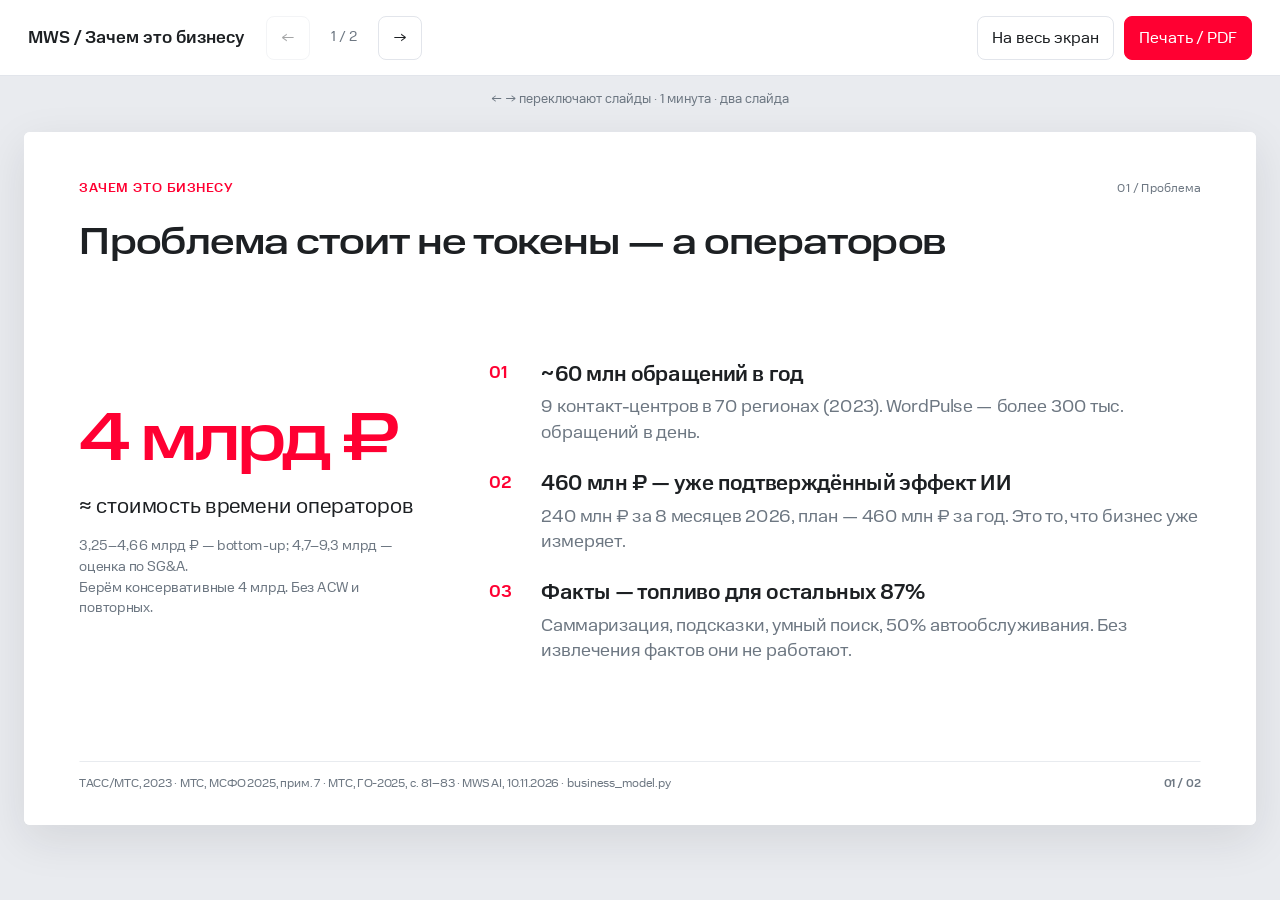
<file: pitch-business-1min.html>
<!doctype html>
<html lang="ru">
<head>
<meta charset="utf-8">
<meta name="viewport" content="width=device-width,initial-scale=1">
<title>MWS · Зачем это бизнесу — 1 минута</title>
<link rel="stylesheet" href="masters.css">
<style>
  /* Только для этого мини-дека: компактная шапка, чтобы не отвлекать от слайдов. */
  .toolbar{position:sticky;top:0;z-index:10}
  .deck{width:min(1600px,calc(100% - 48px));margin:22px auto 32px}
  @media print{
    .toolbar,.hint{display:none!important}
    body{background:#fff}
    .deck{width:1600px;margin:0}
  }

  /* Режим экспорта: только слайд 1600×900, без панели. Откройте ?export#slide-1. */
  body.export{background:#fff}
  body.export .toolbar, body.export .hint{display:none!important}
  body.export .deck{width:1600px;margin:0}
  body.export .slide-shell{width:1600px!important;height:900px!important;aspect-ratio:auto;box-shadow:none;border-radius:0}
</style>
</head>
<body>

<nav class="toolbar" aria-label="Управление презентацией">
  <span class="toolbar__brand">MWS / Зачем это бизнесу</span>
  <button class="tool" id="prev" aria-label="Предыдущий слайд">←</button>
  <span class="toolbar__count" id="counter" aria-live="polite">1 / 2</span>
  <button class="tool" id="next" aria-label="Следующий слайд">→</button>
  <span class="toolbar__spacer"></span>
  <button class="tool" id="fullscreen">На весь экран</button>
  <button class="tool tool--primary" id="print">Печать / PDF</button>
</nav>
<p class="hint">← → переключают слайды · 1 минута · два слайда</p>

<main class="deck">

<!-- SLIDE 1: WHY BUSINESS. Master 11 "Результаты и выводы". -->
<div class="slide-shell" data-name="Проблема стоит не токены">
<section class="slide" data-master="findings">
  <header class="topline">
    <p class="eyebrow">Зачем это бизнесу</p>
    <span class="master-label">01 / Проблема</span>
  </header>

  <h2 class="slide-title">Проблема стоит не токены — а операторов</h2>

  <div class="slide-body results-layout">
    <div>
      <p class="hero-metric" style="font-size:88px;white-space:nowrap">4 млрд ₽</p>
      <p class="hero-metric-label">≈ стоимость времени операторов</p>
      <p class="metric-note">3,25–4,66 млрд ₽ — bottom-up; 4,7–9,3 млрд — оценка по SG&amp;A.<br>Берём консервативные 4 млрд. Без ACW и повторных.</p>
    </div>

    <ol class="findings">
      <li>
        <span class="finding-number">01</span>
        <div>
          <h3 class="finding-title">~60 млн обращений в год</h3>
          <p class="finding-text">9 контакт-центров в 70 регионах (2023). WordPulse — более 300 тыс. обращений в день.</p>
        </div>
      </li>
      <li>
        <span class="finding-number">02</span>
        <div>
          <h3 class="finding-title">460 млн ₽ — уже подтверждённый эффект ИИ</h3>
          <p class="finding-text">240 млн ₽ за 8 месяцев 2026, план — 460 млн ₽ за год. Это то, что бизнес уже измеряет.</p>
        </div>
      </li>
      <li>
        <span class="finding-number">03</span>
        <div>
          <h3 class="finding-title">Факты — топливо для остальных 87%</h3>
          <p class="finding-text">Саммаризация, подсказки, умный поиск, 50% автообслуживания. Без извлечения фактов они не работают.</p>
        </div>
      </li>
    </ol>
  </div>

  <footer class="slide-footer">
    <span class="slide-footer__source">ТАСС/МТС, 2023 · МТС, МСФО 2025, прим. 7 · МТС, ГО-2025, с. 81–83 · MWS AI, 10.11.2026 · business_model.py</span>
    <span class="page-number">01 / 02</span>
  </footer>
</section>
</div>

<!-- SLIDE 2: ECONOMICS OF COVERAGE. Master 10 "Сравнение решений". -->
<div class="slide-shell" data-name="Экономика покрытия" hidden>
<section class="slide" data-master="comparison">
  <header class="topline">
    <p class="eyebrow">Экономика решения</p>
    <span class="master-label">02 / Что меняется</span>
  </header>

  <h2 class="slide-title">Компактная модель меняет экономику покрытия</h2>
  <p class="subtitle">Тот же бюджет — но в 10–300 раз больше анализа</p>

  <div class="slide-body">
    <table class="comparison">
      <thead>
        <tr>
          <th scope="col">Критерий</th>
          <th scope="col">Базовая линия: glm-5.3 / API</th>
          <th class="label-accent" scope="col">Предлагаем: компактная модель</th>
        </tr>
      </thead>
      <tbody>
        <tr>
          <td>Стоимость извлечения</td>
          <td>1,00 ₽/звонок</td>
          <td><strong>0,003–0,085 ₽/звонок</strong></td>
        </tr>
        <tr>
          <td>Стоимость на потоке 60 млн</td>
          <td>60–173 млн ₽/год</td>
          <td><strong>0,2–5 млн ₽/год</strong></td>
        </tr>
        <tr>
          <td>Запас на масштабирование</td>
          <td>нет</td>
          <td><strong>10–300× при том же бюджете</strong></td>
        </tr>
        <tr>
          <td>Инфраструктура и данные</td>
          <td>GPU / внешний API</td>
          <td><strong>CPU / on-prem</strong></td>
        </tr>
      </tbody>
    </table>

    <p class="bottom-note">55–60 млн ₽/год экономии — это 12–13% подтверждённого эффекта ИИ. Но главное — тот же бюджет анализирует в 10–300 раз больше, на CPU и без выхода данных.</p>
  </div>

  <footer class="slide-footer">
    <span class="slide-footer__source">MWS GPT, 21.10.2026 · Mistral/OpenAI, 13.11.2026 · расчёт business_model.py</span>
    <span class="page-number">02 / 02</span>
  </footer>
</section>
</div>

</main>

<script>
(() => {
  if (location.search.includes('export')) document.body.classList.add('export');
  const shells = [...document.querySelectorAll('.slide-shell')];
  const deck = document.querySelector('.deck');
  const prev = document.querySelector('#prev');
  const next = document.querySelector('#next');
  const counter = document.querySelector('#counter');
  let current = 0;

  function fit() {
    shells.forEach(s => {
      const w = s.getBoundingClientRect().width;
      if (w) s.style.setProperty('--scale', String(w / 1600));
    });
  }

  function show(i) {
    current = Math.max(0, Math.min(shells.length - 1, i));
    shells.forEach((s, j) => { s.hidden = j !== current; });
    counter.textContent = (current + 1) + ' / ' + shells.length;
    prev.disabled = current === 0;
    next.disabled = current === shells.length - 1;
    history.replaceState(null, '', '#slide-' + (current + 1));
    fit();
  }

  prev.addEventListener('click', () => show(current - 1));
  next.addEventListener('click', () => show(current + 1));
  document.querySelector('#print').addEventListener('click', () => window.print());
  document.querySelector('#fullscreen').addEventListener('click', async () => {
    try {
      if (document.fullscreenElement) await document.exitFullscreen();
      else await document.documentElement.requestFullscreen();
    } catch (e) { /* F11 */ }
  });

  document.addEventListener('keydown', e => {
    if (e.target.closest('button,input,select,textarea,[contenteditable]')) return;
    if (e.key === 'ArrowRight' || e.key === 'PageDown') { e.preventDefault(); show(current + 1); }
    if (e.key === 'ArrowLeft' || e.key === 'PageUp') { e.preventDefault(); show(current - 1); }
    if (e.key === 'Home') { e.preventDefault(); show(0); }
    if (e.key === 'End') { e.preventDefault(); show(shells.length - 1); }
  });

  new ResizeObserver(fit).observe(deck);
  document.addEventListener('fullscreenchange', fit);
  window.addEventListener('hashchange', () => {
    const n = Number(location.hash.replace('#slide-', ''));
    if (n >= 1 && n <= shells.length) show(n - 1);
  });

  const initial = Number(location.hash.replace('#slide-', ''));
  show(initial >= 1 && initial <= shells.length ? initial - 1 : 0);
  document.fonts.ready.then(fit);
})();
</script>
</body>
</html>
</file>
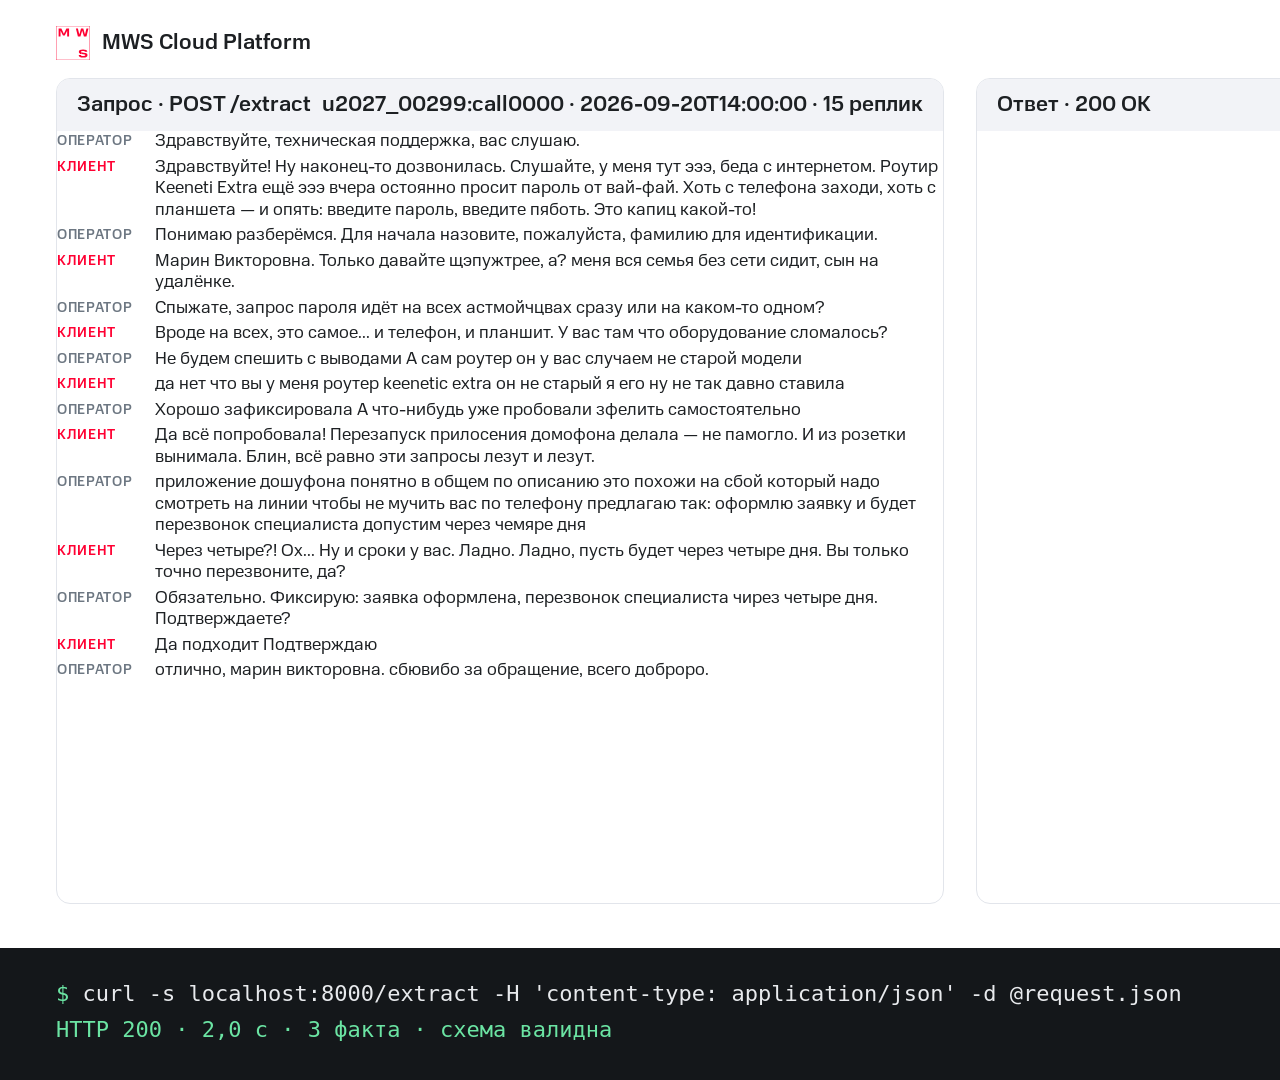
<file: demo-video/demo.html>
<!doctype html>
<html lang="ru"><head><meta charset="utf-8"><title>inference demo frame</title>
<link rel="stylesheet" href="../masters.css">
<style>
html,body{margin:0;padding:0;width:1920px;height:1080px;overflow:hidden;background:#fff;color:var(--ink);font-family:var(--body)}
.frame{position:relative;width:1920px;height:1080px;display:flex;flex-direction:column}
.top{display:flex;align-items:center;justify-content:space-between;padding:26px 56px 0}
.brand{display:flex;align-items:center;gap:12px;font:500 22px/28px var(--compact)}.brand img{width:34px;height:34px}
.tag{font:400 20px/26px var(--body);color:var(--muted)}
h1{font:500 40px/48px var(--wide);letter-spacing:-.02em;margin:14px 56px 0}
.cols{display:grid;grid-template-columns:1fr 1fr;gap:32px;padding:18px 56px 0;flex:1;min-height:0}
.pane{border:1px solid var(--line);border-radius:14px;overflow:hidden;display:flex;flex-direction:column;min-height:0}
.pane h2{margin:0;padding:12px 20px;background:var(--soft);font:500 22px/28px var(--compact);display:flex;justify-content:space-between}
.turn{display:flex;gap:12px;margin-bottom:4px;font:400 16.5px/21.5px var(--body)}
.who{flex:none;width:86px;font:500 13.5px/21.5px var(--compact);text-transform:uppercase;letter-spacing:.05em;color:var(--muted)}
.who.c{color:var(--red)}
.turn.on{background:#fff0f3;border-radius:8px;margin-left:-8px;padding-left:8px}
mark{background:#ffd0da;color:var(--ink);border-radius:4px;padding:0 2px}
.json{font:400 17px/22px "Noto Sans Mono","DejaVu Sans Mono",monospace;white-space:pre;margin:0}
.json .k{color:#7335a2}.json .s{color:#1b9388}.json .n{color:#b16c19}.json .ln.on{background:#fff0f3}
.json .ln{display:block;margin:0 -20px;padding:0 20px}
.note{margin:0 56px 0;height:44px;display:flex;align-items:center;gap:14px;font:500 22px/30px var(--compact);color:var(--ink)}
.note b{color:var(--red)}
.term{margin:0;background:#14171a;color:#e8eaed;padding:16px 56px 20px;height:132px;font:400 22px/32px "Noto Sans Mono","DejaVu Sans Mono",monospace;display:flex;flex-direction:column;justify-content:center;gap:4px}
.term .p{color:#6be4a3}.term .dim{color:#8b949e}.term .ok{color:#6be4a3}.term .cur{display:inline-block;width:12px;height:24px;background:#e8eaed;vertical-align:-4px}
</style></head>
<body><div class="frame" id="f"></div>
<script src="data.js"></script>
<script>
const S=JSON.parse(decodeURIComponent((location.search.match(/s=([^&]*)/)||[0,'%7B%7D'])[1]));
const REQ=DATA.request, RESP=DATA.response, CMD=DATA.cmd;
const esc=s=>String(s).replace(/&/g,'&amp;').replace(/</g,'&lt;').replace(/>/g,'&gt;');
const J=v=>JSON.stringify(v);
const k=s=>`<span class="k">"${s}"</span>`, str=v=>`<span class="s">${esc(J(v))}</span>`, num=v=>`<span class="n">${esc(J(v))}</span>`;
function val(v){return v===null||typeof v==='number'?num(v):str(v)}
// compact, complete rendering of the API response (one entry per source line)
const lines=[];function L(h,fact){lines.push({h,fact})}
L('{');L(`  ${k('call_id')}: ${str(RESP.call_id)},`);L(`  ${k('facts')}: [`);
RESP.facts.forEach((f,i)=>{const last=i===RESP.facts.length-1,src=f.source;
 L('    {',i);
 L(`      ${k('object')}: {${k('type')}: ${str(f.object.type)}, ${k('name')}: ${str(f.object.name)}},`,i);
 L(`      ${k('attribute')}: ${str(f.attribute)},`,i);
 L(`      ${k('value')}: ${str(f.value)},`,i);
 L(`      ${k('polarity')}: ${num(f.polarity)}, ${k('speaker')}: ${str(f.speaker)},`,i);
 L(`      ${k('valid_from')}: ${str(f.valid_from)}, ${k('valid_to')}: ${val(f.valid_to)},`,i);
 L(`      ${k('source')}: {${k('turn_idx')}: ${num(src.turn_idx)}, ${k('span')}: ${val(src.span)},`,i);
 L(`        ${k('quote')}: ${val(src.quote)}}`,i);
 L('    }'+(last?'':','),i)});
L('  ]');L('}');
function pane(){
 const hl=S.hl; // fact index being shown
 let tr='';
 REQ.turns.forEach((t,i)=>{
  let text=esc(t.text),on=false;
  if(hl!=null){const f=RESP.facts[hl];if(f.source.turn_idx===i){on=true;
   if(f.source.span){const[a,b]=f.source.span;text=esc(t.text.slice(0,a))+'<mark>'+esc(t.text.slice(a,b))+'</mark>'+esc(t.text.slice(b))}}}
  tr+=`<div class="turn${on?' on':''}"><span class="who ${t.speaker==='client'?'c':''}">${t.speaker==='client'?'клиент':'оператор'}</span><span>${text}</span></div>`});
 const shown=S.lines==null?0:S.lines;
 const js=lines.map((l,i)=>`<span class="ln${hl!=null&&l.fact===hl&&i<shown?' on':''}">${i<shown?l.h:' '}</span>`).join('');
 return `<div class="cols">
  <div class="pane"><h2>Запрос · POST /extract <span>${esc(REQ.call_id)} · ${esc(REQ.started_at)} · ${REQ.turns.length} реплик</span></h2><div class="body">${tr}</div></div>
  <div class="pane"><h2>Ответ · 200 OK <span>${S.phase==='run'?'обработка…':(S.phase==='resp'||S.phase==='end'?(DATA.latency+' с'):'')}</span></h2><div class="body"><pre class="json">${js}</pre></div></div>
 </div>`}
let note='';
if(S.note)note=S.note;
let term='';
if(S.phase==='run')term=`<div><span class="p">$</span> ${esc(CMD)}</div><div class="dim">… ${S.elapsed.toFixed(1)} с  ·  GLiNER + Gemma + реранкер</div>`;
else term=`<div><span class="p">$</span> ${esc(CMD)}</div><div class="ok">HTTP 200 · ${DATA.latency} с · ${RESP.facts.length} факта · схема валидна</div>`;
document.getElementById('f').innerHTML = `<div class="top"><div class="brand"><img src="../mws-mark.svg" alt="">MWS Cloud Platform</div><span class="tag">one-zero-eight · CompactFactExtraction</span></div>
    ${pane()}<div class="note"><span>${note}</span></div><div class="term">${term}</div>`;
</script></body></html>
</file>
<file: masters.css>
/* MWS HTML masters. Brand adaptation, not an official MWS product. */
@font-face{font-family:MTSWide;src:url(fonts/MTSWide-Medium.woff2);font-weight:500;font-display:swap}
@font-face{font-family:MTSText;src:url(fonts/MTSText-Regular.woff2);font-weight:400;font-display:swap}
@font-face{font-family:MTSText;src:url(fonts/MTSText-Medium.woff2);font-weight:500;font-display:swap}
@font-face{font-family:MTSCompact;src:url(fonts/MTSCompact-Medium.woff2);font-weight:500;font-display:swap}
:root{--red:#ff0032;--ink:#1d2023;--muted:#6d7782;--line:#e2e5eb;--soft:#f2f3f7;--blue:#0070e5;--teal:#1b9388;--purple:#7335a2;--amber:#b16c19;--wide:MTSWide,Arial,sans-serif;--body:MTSText,Arial,sans-serif;--compact:MTSCompact,Arial,sans-serif}
*{box-sizing:border-box}body{margin:0;background:#e9ebef;color:var(--ink);font:400 16px/1.5 var(--body)}button,select{font:inherit}button{cursor:pointer}button:disabled{cursor:default;opacity:.4}button:focus-visible,select:focus-visible,a:focus-visible{outline:3px solid var(--blue);outline-offset:4px}h1,h2,h3,p,figure,ul{margin:0}svg{display:block}button{touch-action:manipulation}
.toolbar{position:sticky;top:0;z-index:10;min-height:76px;padding:14px 28px;background:#fff;border-bottom:1px solid var(--line);display:flex;align-items:center;gap:10px;flex-wrap:wrap}
.toolbar__brand{font:500 18px/24px var(--compact);margin-right:12px}.toolbar select{max-width:380px;background:#f2f3f7;border:0;border-radius:8px;padding:10px 30px 10px 12px;color:var(--ink)}
.tool{border:1px solid var(--line);background:#fff;color:var(--ink);border-radius:8px;padding:9px 14px;line-height:24px}.tool:hover{background:var(--soft)}.tool[aria-pressed=true]{background:var(--ink);color:#fff}.tool--primary{background:var(--red);color:#fff;border-color:var(--red)}.tool--primary:hover{background:#ec022e}.toolbar__spacer{flex:1}.toolbar__count{font-size:14px;color:var(--muted);min-width:48px;text-align:center}
.hint{padding:14px 28px 0;font-size:13px;color:var(--muted);text-align:center}.deck{width:min(1600px,calc(100% - 48px));margin:22px auto 32px}.slide-shell{width:100%;aspect-ratio:16/9;position:relative;background:#fff;box-shadow:0 14px 45px #1d20231a;overflow:hidden;border-radius:6px}.slide-shell[hidden]{display:none}.slide{width:1600px;height:900px;transform:scale(var(--scale,1));transform-origin:top left;position:relative;padding:54px 72px 42px;display:flex;flex-direction:column;gap:24px;background:#fff;overflow:hidden}
.topline{display:flex;align-items:center;justify-content:space-between;min-height:38px;gap:24px}.brand{display:flex;align-items:center;gap:14px;font:500 22px/28px var(--compact)}.brand img{width:38px;height:38px}.eyebrow{color:var(--red);text-transform:uppercase;letter-spacing:.06em;font:500 17px/24px var(--body)}.master-label{font:400 16px/24px var(--body);color:var(--muted)}
.slide-title{font:500 48px/1.16 var(--wide);letter-spacing:-.02em;max-width:1420px}.subtitle{font-size:22px;line-height:31px;color:var(--muted);max-width:1300px}.slide-body{flex:1;min-height:0;display:flex;flex-direction:column;gap:24px}.slide-footer{margin-top:auto;display:flex;justify-content:space-between;align-items:flex-end;gap:24px;padding-top:18px;border-top:1px solid var(--line);color:var(--muted);font:400 15px/22px var(--body)}.slide-footer__source{max-width:1280px}.page-number{font-family:var(--compact);white-space:nowrap}
.cover .topline{margin-bottom:70px}.cover__content{max-width:1260px;display:flex;flex-direction:column;gap:32px}.cover__title{font:500 82px/1.08 var(--wide);letter-spacing:-.035em;max-width:1360px}.cover__sub{font-size:29px;line-height:40px;max-width:1040px;color:var(--muted)}.cover__rule{width:112px;height:8px;background:var(--red);margin-bottom:6px}.cover__meta{font-size:22px;line-height:32px}.cover__meta span{color:var(--muted)}
.chart-layout{display:grid;grid-template-columns:minmax(0,1fr) 310px;gap:38px;flex:1;min-height:0}.plot{min-width:0;min-height:0;display:flex;flex-direction:column;position:relative}.plot__svg{width:100%;height:100%;min-height:0;flex:1}.chart-sidebar{display:flex;flex-direction:column;border-left:1px solid var(--line);padding-left:30px;gap:24px}.side-title{font:500 24px/30px var(--compact)}.side-text{font-size:21px;line-height:30px;color:var(--muted)}.side-takeaway{margin-top:auto;border-top:4px solid var(--red);padding-top:20px;font:500 24px/34px var(--compact)}
.legend{display:flex;flex-direction:column;gap:6px}.legend-item{width:100%;text-align:left;display:flex;align-items:center;gap:14px;background:transparent;border:1px solid transparent;padding:8px 6px;border-radius:8px;color:var(--ink);font:500 21px/28px var(--compact)}.legend-item:hover{background:var(--soft)}.legend-item[aria-pressed=true]{border-color:var(--series-color);background:var(--soft)}.legend-item svg{width:72px;height:26px;flex-shrink:0}.legend-reset{background:none;border:0;padding:4px 0;color:var(--blue);text-align:left;font-size:18px;text-decoration:underline;text-underline-offset:4px}.selection-status{font-size:17px;line-height:25px;color:var(--muted);min-height:50px}.legend-inline{display:flex;gap:28px;flex-wrap:wrap;font-size:20px;line-height:28px;align-items:center}.legend-inline span{display:flex;align-items:center;gap:10px}.legend-dot{width:14px;height:14px;display:inline-block;border-radius:3px;background:var(--c)}
.chart-axis{font:400 19px var(--body);fill:var(--muted)}.chart-axis-title{font:500 20px var(--compact);fill:var(--ink)}.chart-grid{stroke:var(--line);stroke-width:1}.chart-baseline{stroke:#969fa8;stroke-width:1.5}.series-group{cursor:pointer;transition:opacity .16s}.series-group:focus-visible{outline:none}.series-group:focus-visible .series-line{stroke-width:7}.series-line{fill:none;stroke-linejoin:round;stroke-linecap:round}.series-label{font:500 18px var(--compact);paint-order:stroke;stroke:#fff;stroke-width:6px;stroke-linejoin:round}
.chart-large{flex:1;min-height:0}.chart-large .plot__svg{height:100%}.bottom-note{border-left:4px solid var(--red);padding-left:22px;font-size:24px;line-height:34px}.two-plots{display:grid;grid-template-columns:1fr 1fr;gap:42px;flex:1;min-height:0}.two-plots__panel{display:flex;flex-direction:column;min-height:0;gap:14px}.two-plots__panel+div{border-left:1px solid var(--line);padding-left:36px}.panel-title{font:500 28px/36px var(--compact)}.panel-caption{font-size:20px;line-height:28px;color:var(--muted)}
.node-label{font:500 21px var(--compact);fill:var(--ink)}.node-subtitle{font:400 17px var(--body);fill:var(--muted)}.graph-note{font:400 18px var(--body);fill:var(--muted)}.graph-edge{fill:none;stroke:#969fa8;stroke-width:2.5;stroke-linecap:round}.graph-edge--active{stroke:var(--red);stroke-width:4.5}.graph-node{fill:#fff;stroke:#969fa8;stroke-width:2.5}.graph-node--active{stroke:var(--red);stroke-width:3.5}.graph-node-text{font:500 24px var(--compact);fill:var(--ink)}.diagram-wrap{flex:1;min-height:0}.diagram-wrap svg{width:100%;height:100%}.diagram-label{font:500 22px var(--compact);fill:var(--ink)}
.comparison{width:100%;border-collapse:collapse;font-size:24px;line-height:34px}.comparison th,.comparison td{text-align:left;padding:22px 24px;border-bottom:1px solid var(--line);vertical-align:middle}.comparison th{font:500 25px/34px var(--compact);background:var(--soft)}.comparison th:nth-child(3),.comparison td:nth-child(3){background:#fff1f3}.comparison td:first-child{font-weight:500;width:32%}.comparison tr:last-child td{border-bottom:0}.comparison .label-accent{color:var(--red)}
.results-layout{display:grid;grid-template-columns:460px 1fr;gap:72px;flex:1;align-items:center}.hero-metric{font:500 108px/1 var(--wide);letter-spacing:-.05em;color:var(--red)}.hero-metric-label{font-size:27px;line-height:38px;margin-top:24px}.metric-note{font-size:18px;line-height:27px;color:var(--muted);margin-top:18px}.findings{display:flex;flex-direction:column;gap:32px;list-style:none;padding:0}.findings li{display:grid;grid-template-columns:50px 1fr;gap:18px}.finding-number{font:500 23px/32px var(--compact);color:var(--red)}.finding-title{font:500 28px/36px var(--compact);margin-bottom:8px}.finding-text{font-size:23px;line-height:33px;color:var(--muted)}
.roadmap{display:grid;grid-template-columns:repeat(4,1fr);gap:32px;flex:1;padding-top:40px}.roadmap-step{border-top:4px solid var(--line);padding-top:30px;position:relative}.roadmap-step::before{content:"";position:absolute;width:18px;height:18px;top:-11px;left:0;background:var(--red);border:4px solid #fff;border-radius:50%}.roadmap-step__time{font:500 18px/26px var(--compact);color:var(--red);margin-bottom:32px}.roadmap-step h3{font:500 29px/36px var(--compact);margin-bottom:18px}.roadmap-step p{font-size:22px;line-height:32px;color:var(--muted)}.roadmap-step__outcome{margin-top:30px!important;color:var(--ink)!important;font-weight:500}
.section-slide{background:var(--red);color:#fff}.section-slide .topline,.section-slide .master-label,.section-slide .eyebrow,.section-slide .slide-footer{color:#fff}.section-slide .slide-footer{border-color:#ffffff55}.section-content{flex:1;display:flex;flex-direction:column;justify-content:center;gap:34px}.section-index{font:500 24px/32px var(--compact);opacity:.9}.section-title{font:500 92px/1.08 var(--wide);letter-spacing:-.03em;max-width:1380px}.section-sub{font-size:30px;line-height:42px;max-width:1040px}.section-slide .brand img{border:1px solid #ffffff60}
.deck.gallery{display:grid;grid-template-columns:repeat(2,minmax(0,1fr));gap:24px}.gallery .slide-shell[hidden]{display:block}.gallery .slide-shell{cursor:zoom-in}.gallery .slide-shell::after{content:"";position:absolute;inset:0}.gallery .slide-shell:focus-visible{outline:3px solid var(--red);outline-offset:4px}.sr-only{position:absolute;width:1px;height:1px;padding:0;margin:-1px;overflow:hidden;clip:rect(0,0,0,0);white-space:nowrap;border:0}.noscript{padding:24px;background:#fff1f3;color:#7f0e1c}.toast{position:fixed;bottom:20px;left:50%;transform:translateX(-50%);padding:12px 20px;border-radius:8px;background:var(--ink);color:#fff;z-index:100;font-size:16px}.toast:empty{display:none}
@media(max-width:760px){.toolbar{padding:10px 14px;gap:8px}.toolbar__brand{width:100%}.toolbar select{max-width:calc(100% - 100px);font-size:14px}.toolbar__spacer{display:none}.tool{padding:7px 10px;font-size:14px}.deck{width:calc(100% - 20px);margin-top:16px}.deck.gallery{grid-template-columns:1fr}.hint{padding:12px 16px 0;text-align:left}.toolbar__count{min-width:40px}}
:fullscreen{background:#1d2023}:fullscreen .toolbar,:fullscreen .hint{display:none}:fullscreen .deck{width:min(100vw,177.7778vh);margin:0 auto;position:absolute;left:50%;top:50%;transform:translate(-50%,-50%)}:fullscreen .slide-shell{border-radius:0;box-shadow:none}
@media(prefers-reduced-motion:reduce){.series-group{transition:none}}
@page{size:1600px 900px;margin:0}
@media print{html,body{margin:0!important;padding:0!important;background:#fff!important;-webkit-print-color-adjust:exact;print-color-adjust:exact}.toolbar,.hint,.toast,.noscript{display:none!important}.deck,.deck.gallery{display:block!important;width:1600px!important;margin:0!important;position:static!important;transform:none!important}.slide-shell,.slide-shell[hidden],.gallery .slide-shell{display:block!important;width:1600px!important;height:900px!important;aspect-ratio:auto;overflow:hidden;border-radius:0;box-shadow:none;break-after:page;break-inside:avoid}.slide-shell:last-child{break-after:auto}.slide{transform:none!important}.gallery .slide-shell::after{display:none}.legend-reset{display:none}}
/* Pitch helpers (CompactFactExtraction) */
.spec-rows{display:flex;flex-direction:column;gap:12px}
.spec-row{font-size:21px;line-height:30px;color:var(--muted)}
.spec-row b{font-family:var(--compact);font-weight:500;color:var(--ink)}
.attr-list{display:flex;gap:12px;flex-wrap:wrap;font-family:var(--compact);font-size:19px;line-height:27px}
.attr-list span{background:var(--soft);border-radius:8px;padding:6px 14px;color:var(--ink)}
.comparison--compact th,.comparison--compact td{padding:11px 20px;font-size:20px;line-height:28px}
.findings--wide{max-width:1280px}
.findings--wide .finding-title{font-size:30px;line-height:38px}
.findings--wide .finding-text{font-size:24px;line-height:34px}
.roadmap .bottom-note{margin-top:28px}
</file>
